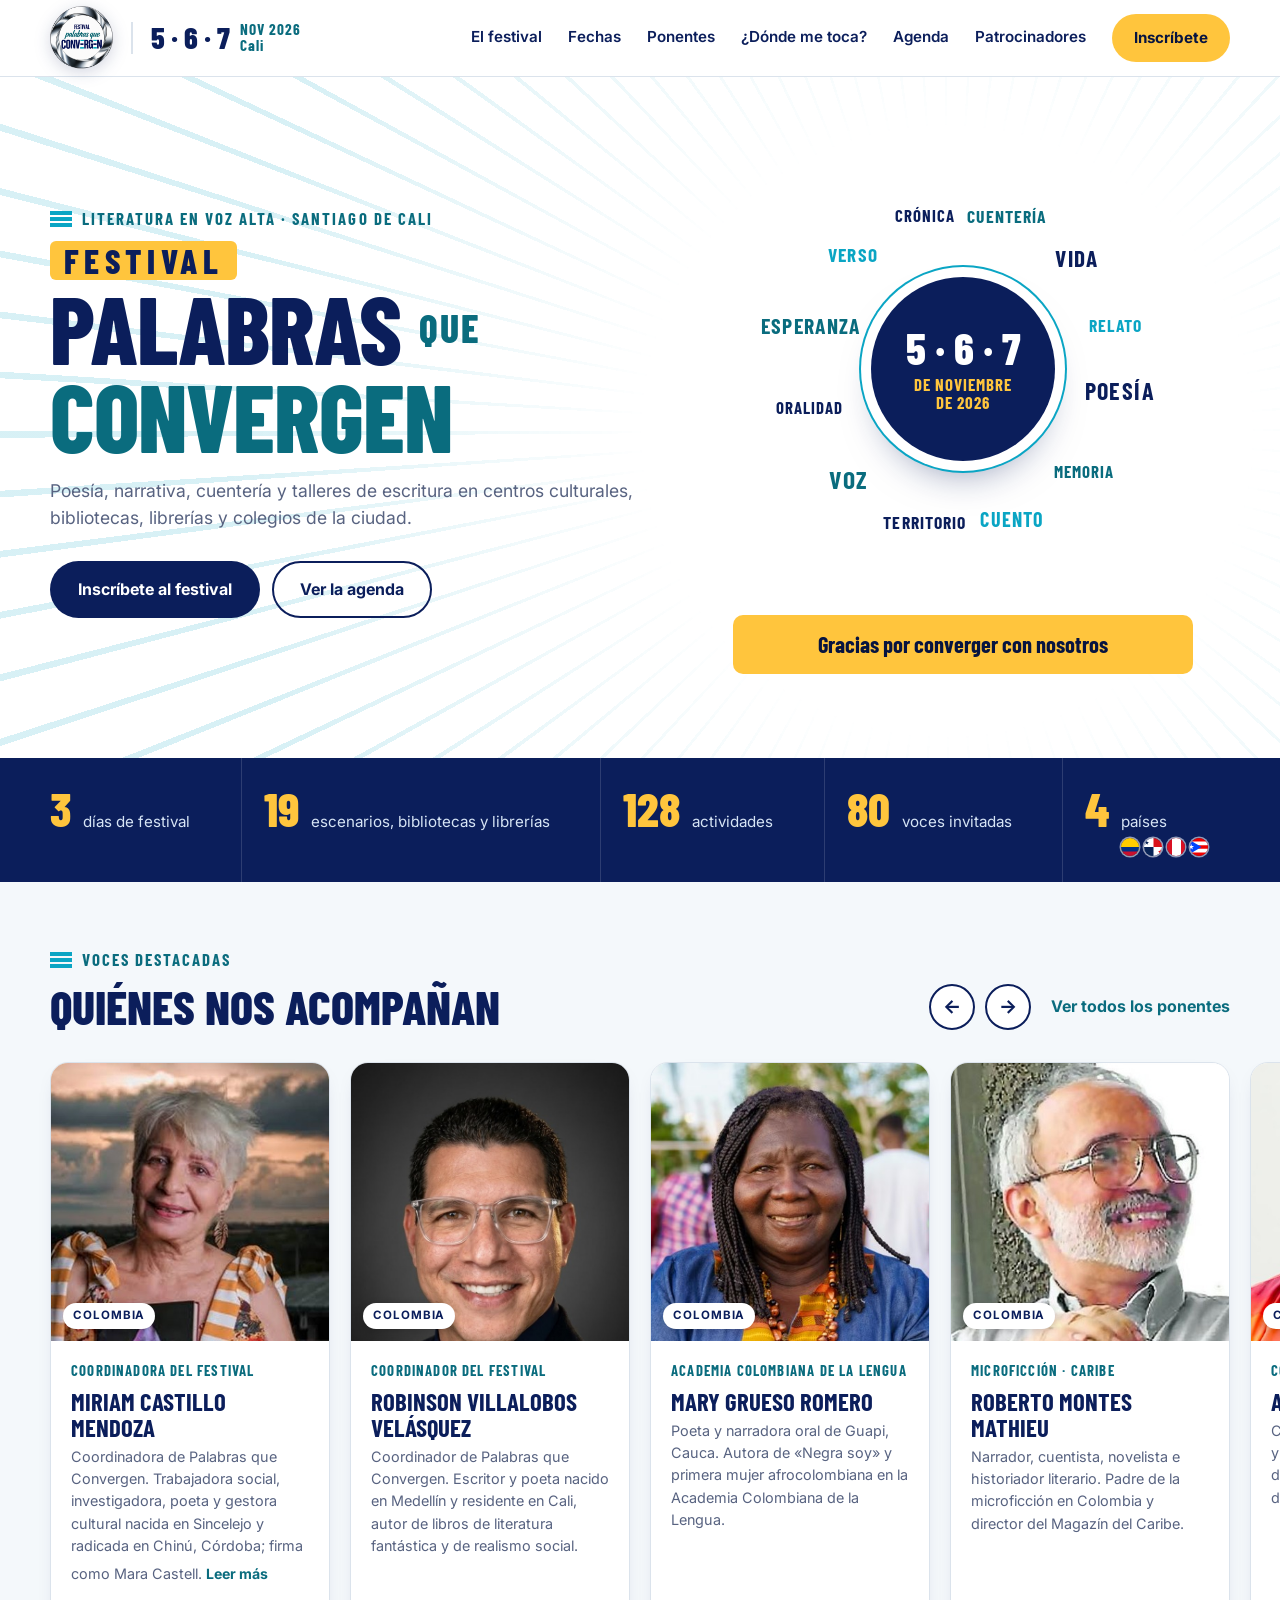
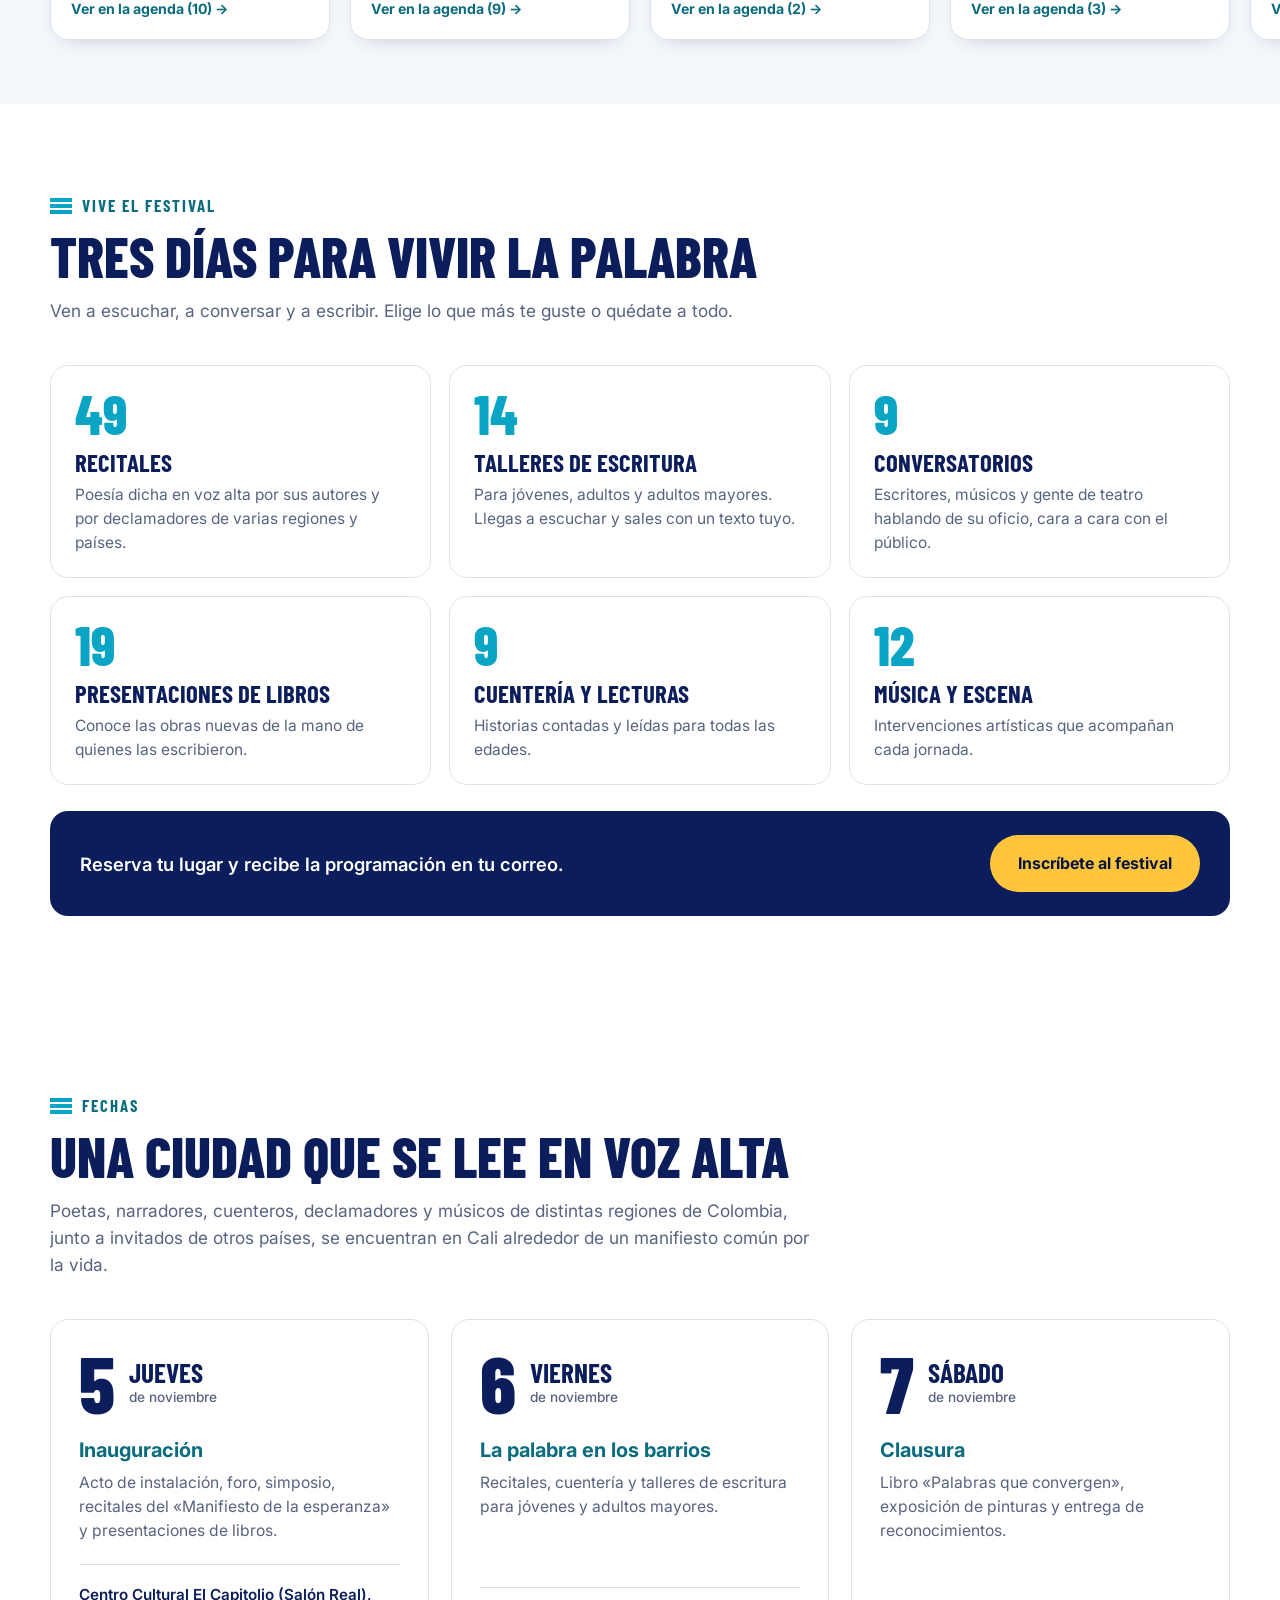
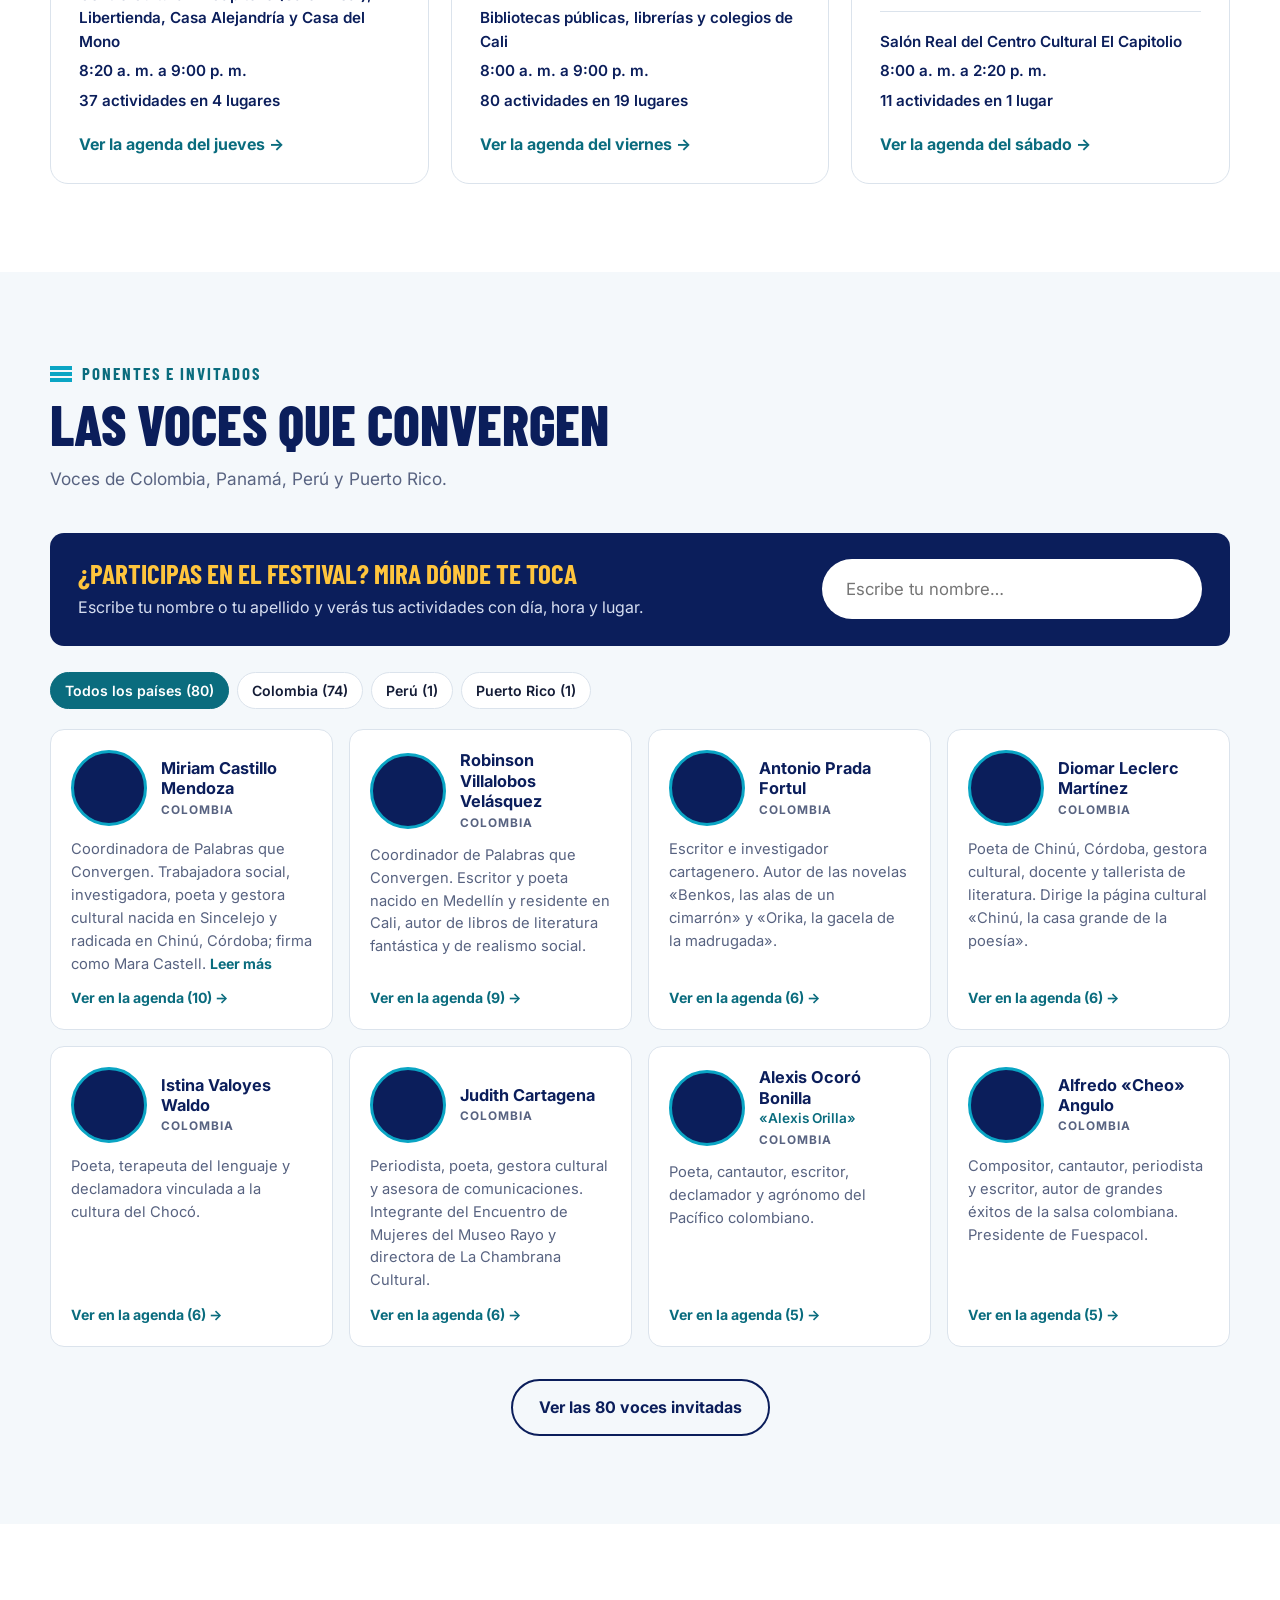
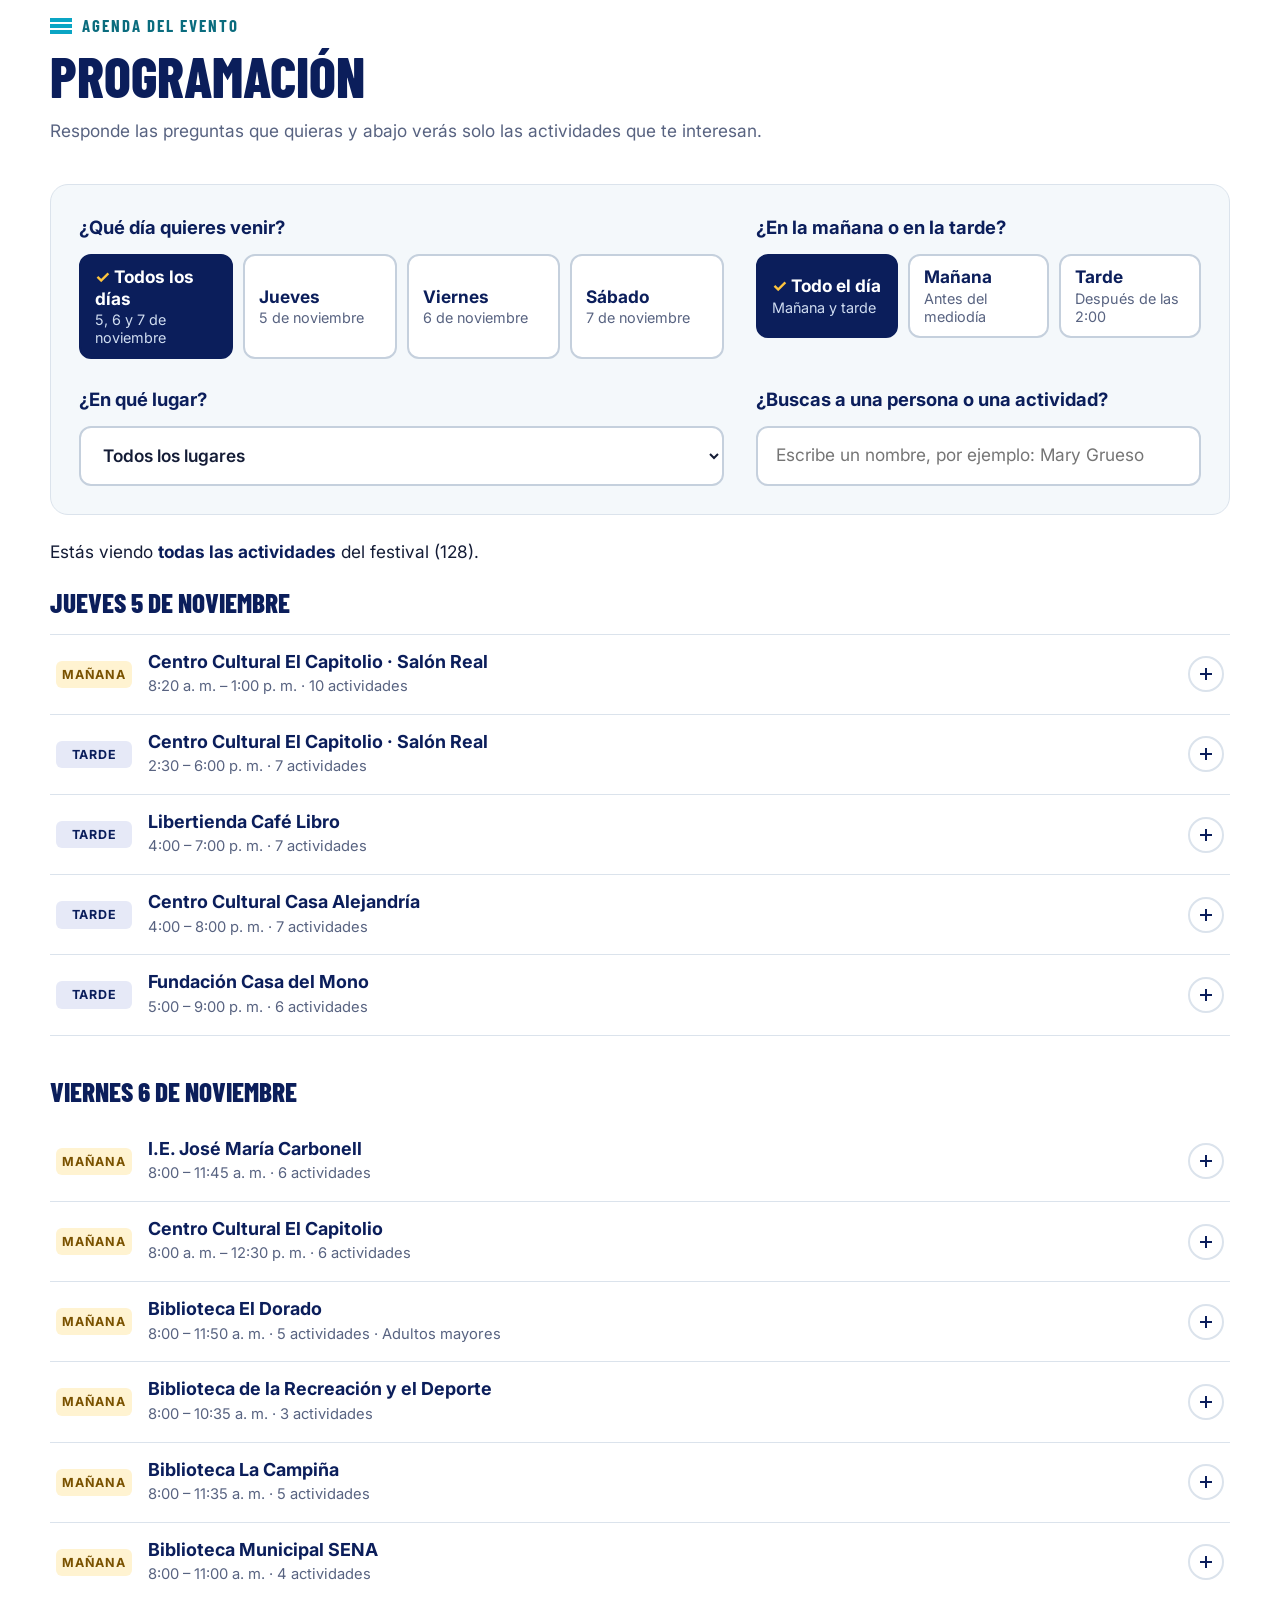
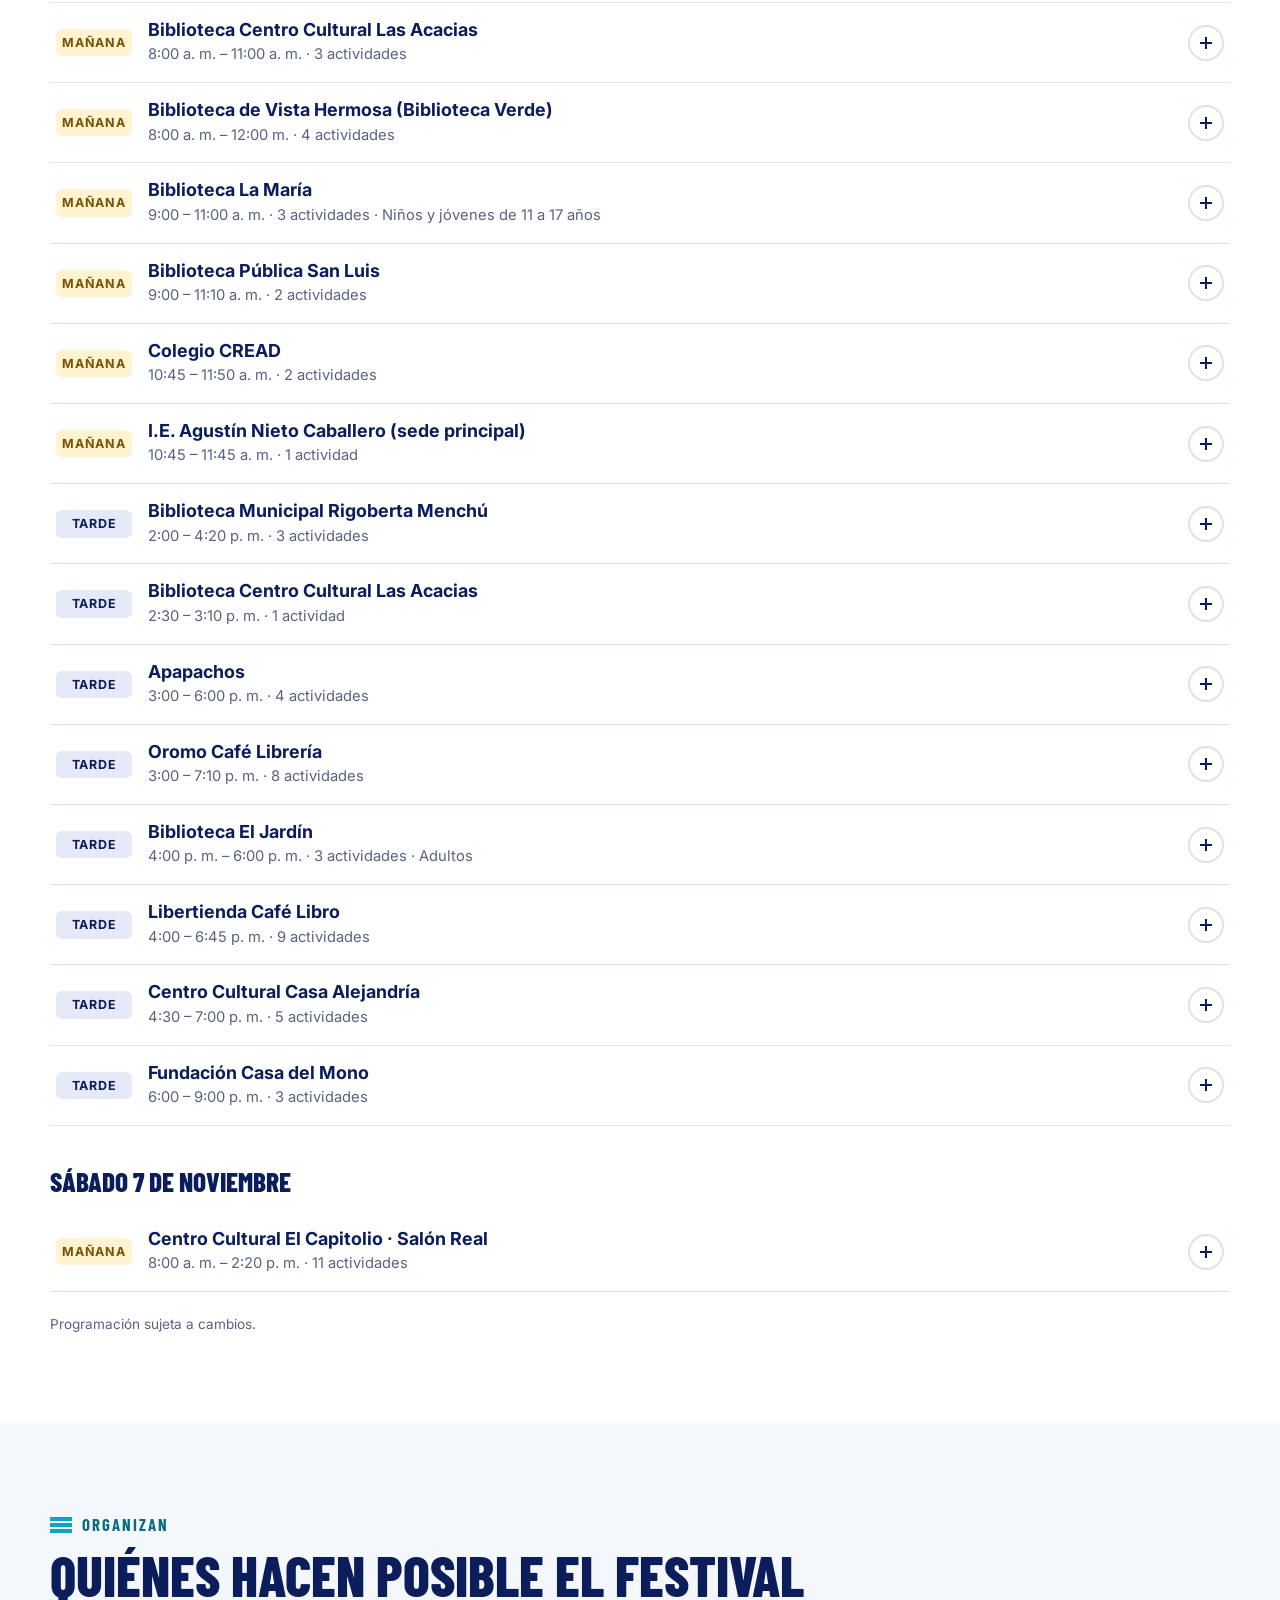
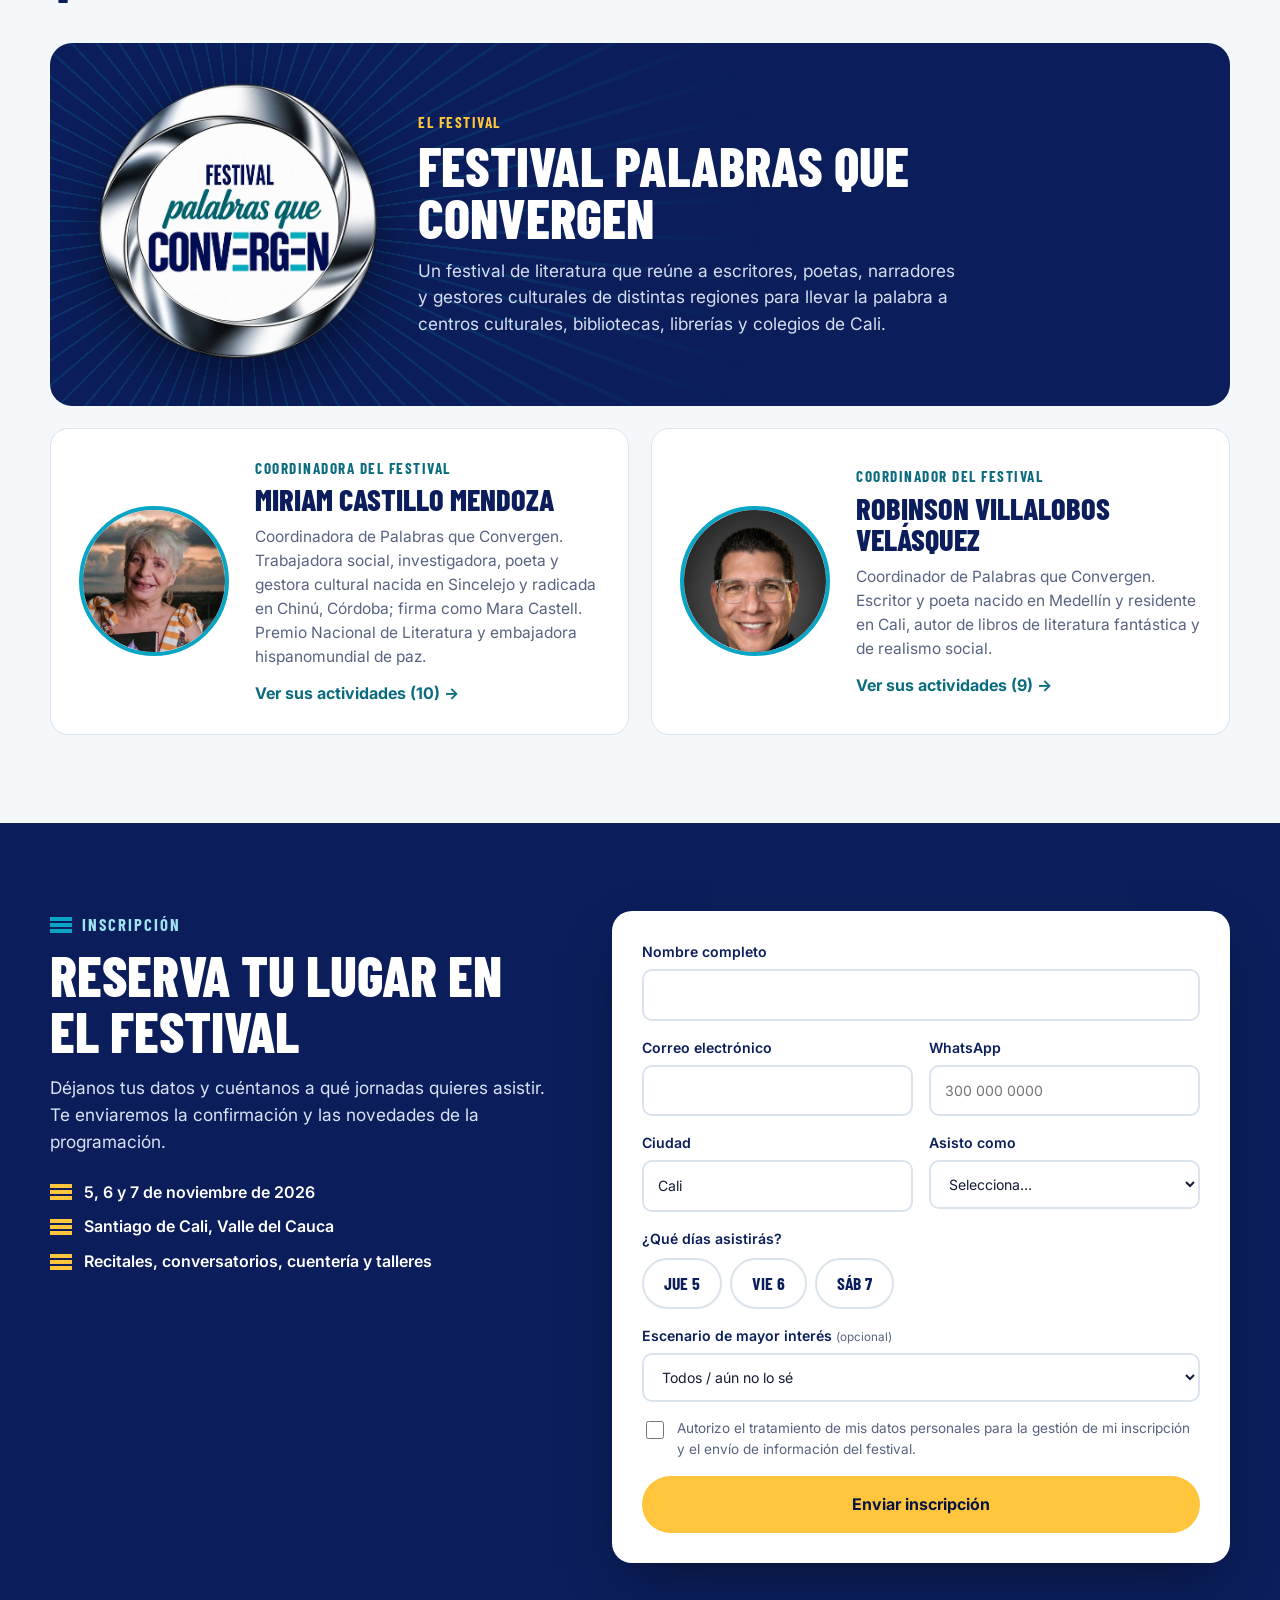
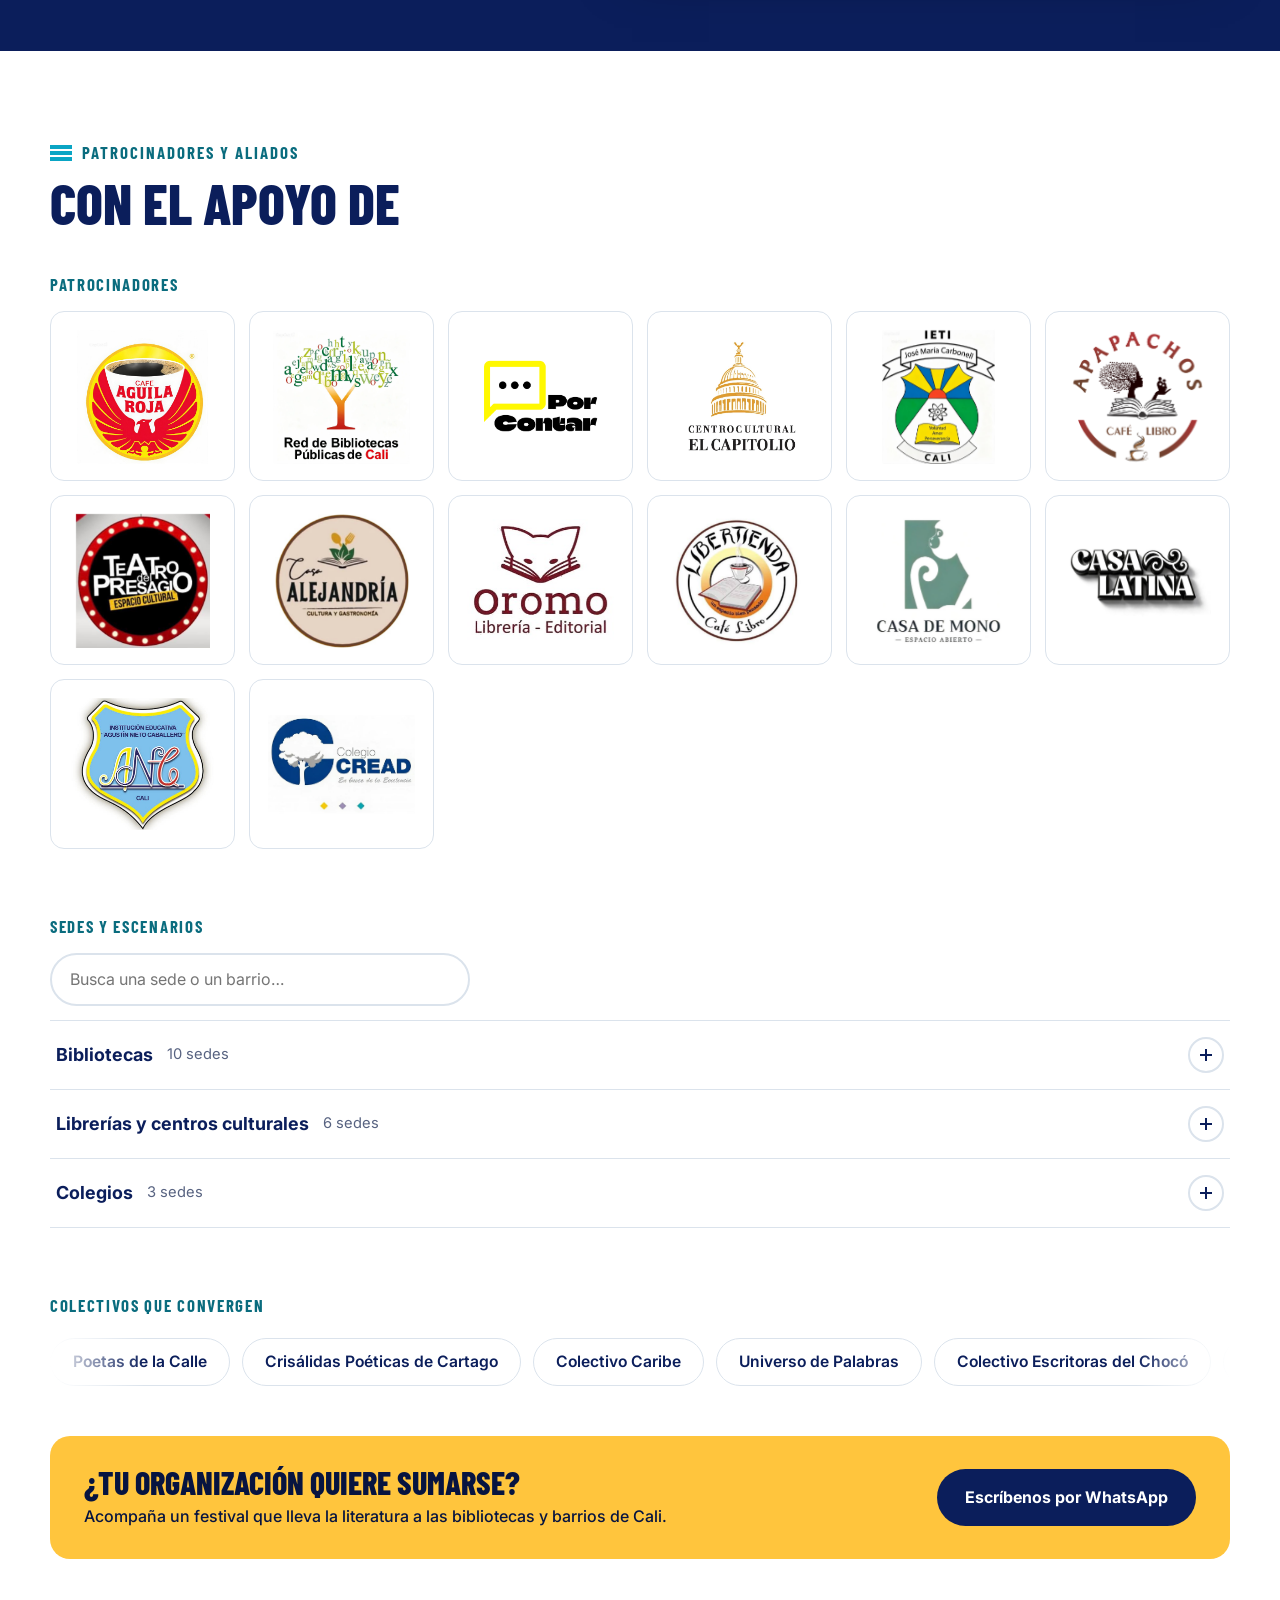
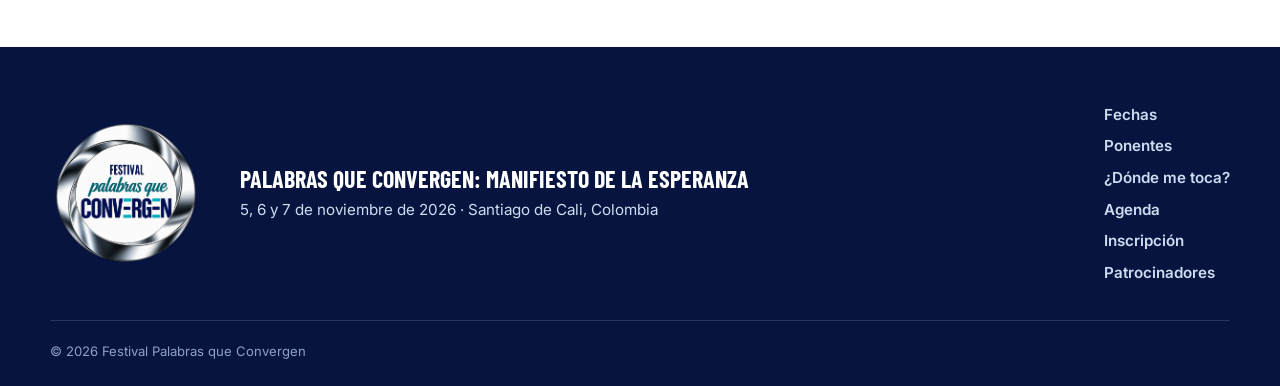
<file: index.html>
<!DOCTYPE html>
<html lang="es">
<head>
  <meta charset="utf-8">
  <meta name="viewport" content="width=device-width, initial-scale=1">
  <title>Festival Palabras que Convergen · 5, 6 y 7 de noviembre de 2026 · Cali</title>
  <meta name="description" content="Palabras que Convergen: Manifiesto de la esperanza. Tres días de poesía, narrativa, cuentería y talleres en centros culturales, bibliotecas, librerías y colegios de Santiago de Cali. 5, 6 y 7 de noviembre de 2026.">
  <meta property="og:title" content="Festival Palabras que Convergen · Cali, 5 al 7 de noviembre de 2026">
  <meta property="og:description" content="Manifiesto de la esperanza. Recitales, conversatorios, cuentería y talleres de escritura en Santiago de Cali.">
  <meta property="og:image" content="https://festival-palabras-que-convergen.netlify.app/assets/og.jpg">
  <meta property="og:url" content="https://festival-palabras-que-convergen.netlify.app/">
  <meta property="og:image:width" content="1200">
  <meta property="og:image:height" content="630">
  <meta name="twitter:card" content="summary_large_image">
  <meta property="og:type" content="website">
  <meta name="theme-color" content="#0B1E5B">
  <link rel="icon" type="image/png" href="assets/favicon.png">
  <link rel="apple-touch-icon" href="assets/favicon.png">
  <link rel="preconnect" href="https://fonts.googleapis.com">
  <link rel="preconnect" href="https://fonts.gstatic.com" crossorigin>
  <link href="https://fonts.googleapis.com/css2?family=Barlow+Condensed:wght@600;700;800&family=Inter:wght@400;500;600;700&display=swap" rel="stylesheet">
  <link rel="stylesheet" href="css/styles.css?v=43">
</head>
<body>
  <a class="skip" href="#contenido">Saltar al contenido</a>

  <header class="header" id="top">
    <div class="wrap header__in">
      <a class="brand" href="#top" aria-label="Festival Palabras que Convergen, inicio">
        <img src="assets/logo-menu.png" alt="Festival Palabras que Convergen" width="238" height="240">
      </a>
      <div class="datechip" aria-label="5, 6 y 7 de noviembre de 2026, Santiago de Cali">
        <strong>5 · 6 · 7</strong>
        <span>NOV 2026<br>Cali</span>
      </div>
      <button class="burger" id="burger" aria-expanded="false" aria-controls="nav" aria-label="Abrir menú"><span></span><span></span><span></span></button>
      <nav class="nav" id="nav" aria-label="Principal">
        <a href="#vive">El festival</a>
        <a href="#fechas">Fechas</a>
        <a href="#ponentes">Ponentes</a>
        <a href="#donde-me-toca">¿Dónde me toca?</a>
        <a href="#agenda">Agenda</a>
        <a href="#aliados">Patrocinadores</a>
        <a class="btn btn--sun btn--sm" href="#inscripcion">Inscríbete</a>
      </nav>
    </div>
  </header>

  <main id="contenido">

    <!-- HERO -->
    <section class="hero">
      <div class="hero__rays" aria-hidden="true"></div>
      <div class="wrap hero__in">
        <div class="hero__text">
          <p class="kicker"><i class="bars" aria-hidden="true"></i>Literatura en voz alta · Santiago de Cali</p>
          <h1><span class="hero__fest">Festival</span> <span class="nb">Palabras <small>que</small></span> <em>convergen</em></h1>
          <p class="hero__lead">Poesía, narrativa, cuentería y talleres de escritura en centros culturales, bibliotecas, librerías y colegios de la ciudad.</p>
          <div class="hero__cta">
            <a class="btn btn--navy" href="#inscripcion">Inscríbete al festival</a>
            <a class="btn btn--ghost" href="#agenda">Ver la agenda</a>
          </div>
        </div>
        <div class="hero__card">
          <div class="conv">
            <span class="conv__w conv__w--navy" style="--a: 8deg; --s: 1.5rem; --d: 0.0s"><i>poesía</i></span>
            <span class="conv__w conv__w--teal" style="--a: 40deg; --s: 1.05rem; --d: -1.0s"><i>memoria</i></span>
            <span class="conv__w conv__w--cyan" style="--a: 72deg; --s: 1.25rem; --d: -2.0s"><i>cuento</i></span>
            <span class="conv__w conv__w--navy" style="--a: 104deg; --s: 1.1rem; --d: -3.0s"><i>territorio</i></span>
            <span class="conv__w conv__w--teal" style="--a: 136deg; --s: 1.6rem; --d: -4.0s"><i>voz</i></span>
            <span class="conv__w conv__w--navy" style="--a: 166deg; --s: 1.05rem; --d: -5.0s"><i>oralidad</i></span>
            <span class="conv__w conv__w--teal" style="--a: 196deg; --s: 1.35rem; --d: -6.0s"><i>esperanza</i></span>
            <span class="conv__w conv__w--cyan" style="--a: 226deg; --s: 1.2rem; --d: -7.0s"><i>verso</i></span>
            <span class="conv__w conv__w--navy" style="--a: 256deg; --s: 1.05rem; --d: -8.0s"><i>crónica</i></span>
            <span class="conv__w conv__w--teal" style="--a: 286deg; --s: 1.1rem; --d: -9.0s"><i>cuentería</i></span>
            <span class="conv__w conv__w--navy" style="--a: 316deg; --s: 1.45rem; --d: -10.0s"><i>vida</i></span>
            <span class="conv__w conv__w--cyan" style="--a: 344deg; --s: 1.1rem; --d: -11.0s"><i>relato</i></span>
            <p class="conv__core"><b>5 · 6 · 7</b><span>de noviembre<br>de 2026</span></p>
          </div>
          <div class="count" id="count" aria-live="off">
            <div><b id="cd-d">--</b><span>días</span></div>
            <div><b id="cd-h">--</b><span>horas</span></div>
            <div><b id="cd-m">--</b><span>min</span></div>
            <div><b id="cd-s">--</b><span>seg</span></div>
          </div>
        </div>
      </div>
      <div class="stats">
        <div class="wrap stats__in">
          <div><b>3</b><span>días de festival</span></div>
          <div><b id="st-esc">12</b><span>escenarios, bibliotecas y librerías</span></div>
          <div><b id="st-act">–</b><span>actividades</span></div>
          <div><b id="st-voc">–</b><span>voces invitadas</span></div>
          <div><b id="st-pais">–</b><span>países<i class="miniflags" id="banderas"></i></span></div>
        </div>
      </div>
    </section>

    <!-- DESTACADOS -->
    <section class="feat" id="destacados" aria-labelledby="feat-t">
      <div class="wrap">
        <div class="feat__head">
          <div>
            <p class="kicker"><i class="bars" aria-hidden="true"></i>Voces destacadas</p>
            <h2 id="feat-t">Quiénes nos acompañan</h2>
          </div>
          <div class="feat__nav">
            <button type="button" id="feat-prev" aria-label="Anteriores">←</button>
            <button type="button" id="feat-next" aria-label="Siguientes">→</button>
            <a class="link" href="#ponentes">Ver todos los ponentes</a>
          </div>
        </div>
      </div>
      <div class="feat__track" id="feat-track" tabindex="0" aria-label="Carrusel de voces destacadas"></div>
    </section>

    <!-- En celular, aquí se ubica el buscador «¿Dónde me toca?» -->
    <div class="mia-movil" id="mia-movil"></div>

    <!-- POR QUÉ VENIR -->
    <section class="sec why" id="vive">
      <div class="wrap">
        <div class="sec__head">
          <p class="kicker"><i class="bars" aria-hidden="true"></i>Vive el festival</p>
          <h2>Tres días para vivir la palabra</h2>
          <p class="sec__sub">Ven a escuchar, a conversar y a escribir. Elige lo que más te guste o quédate a todo.</p>
        </div>
        <div class="why__grid">
          <article class="why__card"><i class="why__ico" aria-hidden="true"><svg viewBox="0 0 24 24" fill="none" stroke="currentColor" stroke-width="1.8" stroke-linecap="round" stroke-linejoin="round"><path d="M12 3a3 3 0 0 0-3 3v6a3 3 0 0 0 6 0V6a3 3 0 0 0-3-3z"/><path d="M5 11a7 7 0 0 0 14 0M12 18v3"/></svg></i><b data-tipos="Recital"></b><h3>Recitales</h3><p>Poesía dicha en voz alta por sus autores y por declamadores de varias regiones y países.</p></article>
          <article class="why__card"><i class="why__ico" aria-hidden="true"><svg viewBox="0 0 24 24" fill="none" stroke="currentColor" stroke-width="1.8" stroke-linecap="round" stroke-linejoin="round"><path d="M4 20h4L19 9l-4-4L4 16v4z"/><path d="M13 7l4 4"/></svg></i><b data-tipos="Taller"></b><h3>Talleres de escritura</h3><p>Para jóvenes, adultos y adultos mayores. Llegas a escuchar y sales con un texto tuyo.</p></article>
          <article class="why__card"><i class="why__ico" aria-hidden="true"><svg viewBox="0 0 24 24" fill="none" stroke="currentColor" stroke-width="1.8" stroke-linecap="round" stroke-linejoin="round"><path d="M4 5h11v8H8l-4 3V5z"/><path d="M15 9h5v8l-3-2h-6v-2"/></svg></i><b data-tipos="Conversatorio"></b><h3>Conversatorios</h3><p>Escritores, músicos y gente de teatro hablando de su oficio, cara a cara con el público.</p></article>
          <article class="why__card"><i class="why__ico" aria-hidden="true"><svg viewBox="0 0 24 24" fill="none" stroke="currentColor" stroke-width="1.8" stroke-linecap="round" stroke-linejoin="round"><path d="M4 5c3-1 6-1 8 1v14c-2-2-5-2-8-1V5z"/><path d="M20 5c-3-1-6-1-8 1v14c2-2 5-2 8-1V5z"/></svg></i><b data-tipos="Libro"></b><h3>Presentaciones de libros</h3><p>Conoce las obras nuevas de la mano de quienes las escribieron.</p></article>
          <article class="why__card"><i class="why__ico" aria-hidden="true"><svg viewBox="0 0 24 24" fill="none" stroke="currentColor" stroke-width="1.8" stroke-linecap="round" stroke-linejoin="round"><path d="M5 5h14v10H9l-4 4V5z"/><path d="M9 9h6M9 12h4"/></svg></i><b data-tipos="Cuentería,Lectura"></b><h3>Cuentería y lecturas</h3><p>Historias contadas y leídas para todas las edades.</p></article>
          <article class="why__card"><i class="why__ico" aria-hidden="true"><svg viewBox="0 0 24 24" fill="none" stroke="currentColor" stroke-width="1.8" stroke-linecap="round" stroke-linejoin="round"><path d="M9 18V5l11-2v13"/><circle cx="6" cy="18" r="3"/><circle cx="17" cy="16" r="3"/></svg></i><b data-tipos="Música,Escena"></b><h3>Música y escena</h3><p>Intervenciones artísticas que acompañan cada jornada.</p></article>
        </div>
        <div class="why__cta">
          <p>Reserva tu lugar y recibe la programación en tu correo.</p>
          <a class="btn btn--sun" href="#inscripcion">Inscríbete al festival</a>
        </div>
      </div>
    </section>

    <!-- FECHAS -->
    <section class="sec" id="fechas">
      <div class="wrap">
        <div class="sec__head">
          <p class="kicker"><i class="bars" aria-hidden="true"></i>Fechas</p>
          <h2>Una ciudad que se lee en voz alta</h2>
          <p class="sec__sub">Poetas, narradores, cuenteros, declamadores y músicos de distintas regiones de Colombia, junto a invitados de otros países, se encuentran en Cali alrededor de un manifiesto común por la vida.</p>
        </div>
        <div class="days">
          <article class="day">
            <div class="day__date"><b>5</b><span>Jueves<small>de noviembre</small></span></div>
            <h3>Inauguración</h3>
            <div class="day__caras" data-caras-dia="5" aria-hidden="true"></div>
            <p class="day__desc">Acto de instalación, foro, simposio, recitales del «Manifiesto de la esperanza» y presentaciones de libros.</p>
            <ul class="day__meta">
              <li>Centro Cultural El Capitolio (Salón Real), Libertienda, Casa Alejandría y Casa del Mono</li>
              <li>8:20 a. m. a 9:00 p. m.</li>
              <li data-stat-dia="5"></li>
            </ul>
            <button class="link" data-ir-dia="5">Ver la agenda del jueves →</button>
          </article>
          <article class="day">
            <div class="day__date"><b>6</b><span>Viernes<small>de noviembre</small></span></div>
            <h3>La palabra en los barrios</h3>
            <div class="day__caras" data-caras-dia="6" aria-hidden="true"></div>
            <p class="day__desc">Recitales, cuentería y talleres de escritura para jóvenes y adultos mayores.</p>
            <ul class="day__meta">
              <li>Bibliotecas públicas, librerías y colegios de Cali</li>
              <li>8:00 a. m. a 9:00 p. m.</li>
              <li data-stat-dia="6"></li>
            </ul>
            <button class="link" data-ir-dia="6">Ver la agenda del viernes →</button>
          </article>
          <article class="day">
            <div class="day__date"><b>7</b><span>Sábado<small>de noviembre</small></span></div>
            <h3>Clausura</h3>
            <div class="day__caras" data-caras-dia="7" aria-hidden="true"></div>
            <p class="day__desc">Libro «Palabras que convergen», exposición de pinturas y entrega de reconocimientos.</p>
            <ul class="day__meta">
              <li>Salón Real del Centro Cultural El Capitolio</li>
              <li>8:00 a. m. a 2:20 p. m.</li>
              <li data-stat-dia="7"></li>
            </ul>
            <button class="link" data-ir-dia="7">Ver la agenda del sábado →</button>
          </article>
        </div>
      </div>
    </section>

    <!-- PONENTES -->
    <section class="sec sec--paper" id="ponentes">
      <div class="wrap">
        <div class="sec__head sec__head--row">
          <div>
            <p class="kicker"><i class="bars" aria-hidden="true"></i>Ponentes e invitados</p>
            <h2>Las voces que convergen</h2>
            <p class="sec__sub" id="txt-paises"></p>
          </div>
        </div>
        <div class="mia" id="donde-me-toca">
          <div class="mia__txt">
            <h3>¿Participas en el festival? Mira dónde te toca</h3>
            <p>Escribe tu nombre o tu apellido y verás tus actividades con día, hora y lugar.</p>
          </div>
          <label class="search mia__search">
            <span class="sr-only">Escribe tu nombre</span>
            <input type="search" id="buscar-ponente" placeholder="Escribe tu nombre…" autocomplete="off">
          </label>
          <div class="mia__res" id="mi-agenda" aria-live="polite"></div>
        </div>
        <div class="chips chips--pais" role="group" aria-label="Filtrar por país" id="chips-pais"></div>
        <div class="people" id="people"></div>
        <div class="center">
          <button class="btn btn--ghost" id="ver-todos" hidden></button>
        </div>
      </div>
    </section>

    <!-- AGENDA -->
    <section class="sec" id="agenda">
      <div class="wrap">
        <div class="sec__head">
          <p class="kicker"><i class="bars" aria-hidden="true"></i>Agenda del evento</p>
          <h2>Programación</h2>
          <p class="sec__sub">Responde las preguntas que quieras y abajo verás solo las actividades que te interesan.</p>
        </div>

        <div class="filters">
          <fieldset class="fq fq--dia">
            <legend>¿Qué día quieres venir?</legend>
            <div class="opts opts--dia" id="tabs-dia"></div>
          </fieldset>
          <fieldset class="fq fq--extra">
            <legend>¿En la mañana o en la tarde?</legend>
            <div class="opts opts--jor" id="tabs-jor"></div>
          </fieldset>
          <div class="fq fq--extra">
            <label for="select-esc">¿En qué lugar?</label>
            <select id="select-esc"></select>
          </div>
          <div class="fq fq--buscar">
            <label for="buscar-agenda">¿Buscas a una persona o una actividad?</label>
            <input type="search" id="buscar-agenda" placeholder="Escribe un nombre, por ejemplo: Mary Grueso" autocomplete="off">
          </div>
        </div>

<p class="results" id="resultados" aria-live="polite"></p>
        <div id="agenda-lista"></div>
        <p class="fineprint">Programación sujeta a cambios.</p>
      </div>
    </section>

    <!-- ORGANIZADORES -->
    <section class="sec sec--paper" id="organizan">
      <div class="wrap">
        <div class="sec__head">
          <p class="kicker"><i class="bars" aria-hidden="true"></i>Organizan</p>
          <h2>Quiénes hacen posible el festival</h2>
        </div>
        <div class="colectivo">
          <div class="colectivo__logo"><img src="assets/logo-grande.webp" alt="Logo del Festival Palabras que Convergen" width="635" height="640" loading="lazy"></div>
          <div class="colectivo__txt">
            <p class="org__rol">El festival</p>
            <h3>Festival Palabras que Convergen</h3>
            <p>Un festival de literatura que reúne a escritores, poetas, narradores y gestores culturales de distintas regiones para llevar la palabra a centros culturales, bibliotecas, librerías y colegios de Cali.</p>
          </div>
        </div>
        <div class="orgs" id="organizadores"></div>
      </div>
    </section>

    <!-- INSCRIPCIÓN -->
    <section class="sec sec--navy" id="inscripcion">
      <div class="wrap signup">
        <div class="signup__text">
          <p class="kicker kicker--light"><i class="bars" aria-hidden="true"></i>Inscripción</p>
          <h2>Reserva tu lugar en el festival</h2>
          <p>Déjanos tus datos y cuéntanos a qué jornadas quieres asistir. Te enviaremos la confirmación y las novedades de la programación.</p>
          <ul class="ticks">
            <li>5, 6 y 7 de noviembre de 2026</li>
            <li>Santiago de Cali, Valle del Cauca</li>
            <li>Recitales, conversatorios, cuentería y talleres</li>
          </ul>
        </div>

        <form class="form" id="form" novalidate>
          <div class="form__row">
            <label>Nombre completo
              <input type="text" name="nombre" autocomplete="name" required>
            </label>
          </div>
          <div class="form__row form__row--2">
            <label>Correo electrónico
              <input type="email" name="correo" autocomplete="email" required>
            </label>
            <label>WhatsApp
              <input type="tel" name="whatsapp" autocomplete="tel" inputmode="tel" placeholder="300 000 0000" required>
            </label>
          </div>
          <div class="form__row form__row--2">
            <label>Ciudad
              <input type="text" name="ciudad" autocomplete="address-level2" value="Cali">
            </label>
            <label>Asisto como
              <select name="perfil" required>
                <option value="">Selecciona…</option>
                <option>Público general</option>
                <option>Estudiante</option>
                <option>Docente</option>
                <option>Escritor(a) o poeta</option>
                <option>Gestor(a) cultural</option>
                <option>Prensa</option>
              </select>
            </label>
          </div>
          <fieldset class="form__days">
            <legend>¿Qué días asistirás?</legend>
            <label class="pill"><input type="checkbox" name="dias" value="Jueves 5"><span>Jue 5</span></label>
            <label class="pill"><input type="checkbox" name="dias" value="Viernes 6"><span>Vie 6</span></label>
            <label class="pill"><input type="checkbox" name="dias" value="Sábado 7"><span>Sáb 7</span></label>
          </fieldset>
          <div class="form__row">
            <label>Escenario de mayor interés <small>(opcional)</small>
              <select name="escenario" id="form-esc"><option value="">Todos / aún no lo sé</option></select>
            </label>
          </div>
          <label class="check">
            <input type="checkbox" name="acepto" required>
            <span>Autorizo el tratamiento de mis datos personales para la gestión de mi inscripción y el envío de información del festival.</span>
          </label>
          <p class="form__error" id="form-error" role="alert" hidden></p>
          <button class="btn btn--sun btn--block" type="submit" id="form-btn">Enviar inscripción</button>
        </form>

        <div class="form form--ok" id="form-ok" hidden tabindex="-1">
          <div class="okmark" aria-hidden="true">✓</div>
          <h3>¡Gracias, <span id="ok-nombre"></span>!</h3>
          <p id="ok-msg">Recibimos tu inscripción. Te escribiremos al correo que registraste.</p>
          <a class="btn btn--ghost-light" href="#agenda">Ver la agenda</a>
        </div>
      </div>
    </section>

    <!-- ALIADOS -->
    <section class="sec" id="aliados">
      <div class="wrap">
        <div class="sec__head">
          <p class="kicker"><i class="bars" aria-hidden="true"></i>Patrocinadores y aliados</p>
          <h2>Con el apoyo de</h2>
        </div>

        <div class="sponsors">
          <div class="sponsors__row">
            <h3>Patrocinadores</h3>
            <div class="logos">
              <div class="logo-card"><img src="assets/patrocinadores/cafe-aguila-roja.jpg" alt="Café Águila Roja" loading="lazy"></div>
              <div class="logo-card"><img src="assets/patrocinadores/red-bibliotecas-cali.jpg" alt="Red de Bibliotecas Públicas de Cali" loading="lazy"></div>
              <div class="logo-card"><img src="assets/patrocinadores/por-contar.png" alt="Por Contar" loading="lazy"></div>
              <div class="logo-card"><img src="assets/patrocinadores/centro-cultural-el-capitolio.webp" alt="Centro Cultural El Capitolio" loading="lazy"></div>
              <div class="logo-card"><img src="assets/patrocinadores/ieti-jose-maria-carbonell.jpg" alt="IETI José María Carbonell" loading="lazy"></div>
              <div class="logo-card"><img src="assets/patrocinadores/apapachos-cafe-libro.png" alt="Apapachos Café Libro" loading="lazy"></div>
              <div class="logo-card"><img src="assets/patrocinadores/teatro-el-presagio.jpg" alt="Teatro El Presagio" loading="lazy"></div>
              <div class="logo-card"><img src="assets/patrocinadores/casa-alejandria.jpg" alt="Casa Alejandría" loading="lazy"></div>
              <div class="logo-card"><img src="assets/patrocinadores/oromo-libreria.jpg" alt="Oromo Librería Editorial" loading="lazy"></div>
              <div class="logo-card"><img src="assets/patrocinadores/libertienda-cafe-libro.jpg" alt="Libertienda Café Libro" loading="lazy"></div>
              <div class="logo-card"><img src="assets/patrocinadores/casa-de-mono.jpg" alt="Casa de Mono" loading="lazy"></div>
              <div class="logo-card"><img src="assets/patrocinadores/casa-latina.jpg" alt="Casa Latina" loading="lazy"></div>
              <div class="logo-card"><img src="assets/patrocinadores/ie-agustin-nieto-caballero.jpg" alt="Institución Educativa Agustín Nieto Caballero" loading="lazy"></div>
              <div class="logo-card"><img src="assets/patrocinadores/colegio-cread.jpg" alt="Colegio CREAD" loading="lazy"></div>
            </div>
          </div>
          <div class="sponsors__row">
            <h3>Sedes y escenarios</h3>
            <label class="search search--sede"><span class="sr-only">Buscar una sede</span><input type="search" id="buscar-sede" placeholder="Busca una sede o un barrio…" autocomplete="off"></label>
            <div id="lista-sedes"></div>
          </div>
          <div class="sponsors__row">
            <h3>Colectivos que convergen</h3>
            <div class="marq"><ul class="marq__track" id="lista-colectivos"></ul></div>
          </div>
        </div>

        <div class="cta-band">
          <div>
            <h3>¿Tu organización quiere sumarse?</h3>
            <p>Acompaña un festival que lleva la literatura a las bibliotecas y barrios de Cali.</p>
          </div>
          <a class="btn btn--navy" id="btn-patrocinio" href="https://wa.me/573177220302" target="_blank" rel="noopener">Escríbenos por WhatsApp</a>
        </div>
      </div>
    </section>
  </main>

  <footer class="footer">
    <div class="wrap footer__in">
      <div class="footer__logo"><img src="assets/logo.png" alt="Festival Palabras que Convergen" width="1254" height="1254" loading="lazy"></div>
      <div>
        <p class="footer__title">Palabras que Convergen: Manifiesto de la esperanza</p>
        <p>5, 6 y 7 de noviembre de 2026 · Santiago de Cali, Colombia</p>
      </div>
      <nav class="footer__nav" aria-label="Pie de página">
        <a href="#fechas">Fechas</a>
        <a href="#ponentes">Ponentes</a>
        <a href="#donde-me-toca">¿Dónde me toca?</a>
        <a href="#agenda">Agenda</a>
        <a href="#inscripcion">Inscripción</a>
        <a href="#aliados">Patrocinadores</a>
      </nav>
    </div>
    <div class="wrap footer__copy">© 2026 Festival Palabras que Convergen</div>
  </footer>

  <a class="fab btn btn--sun" href="#inscripcion">Inscríbete</a>

  <script src="js/data.js?v=56"></script>
  <script src="js/donde.js?v=6"></script>
  <script src="js/main.js?v=37"></script>
</body>
</html>
</file>
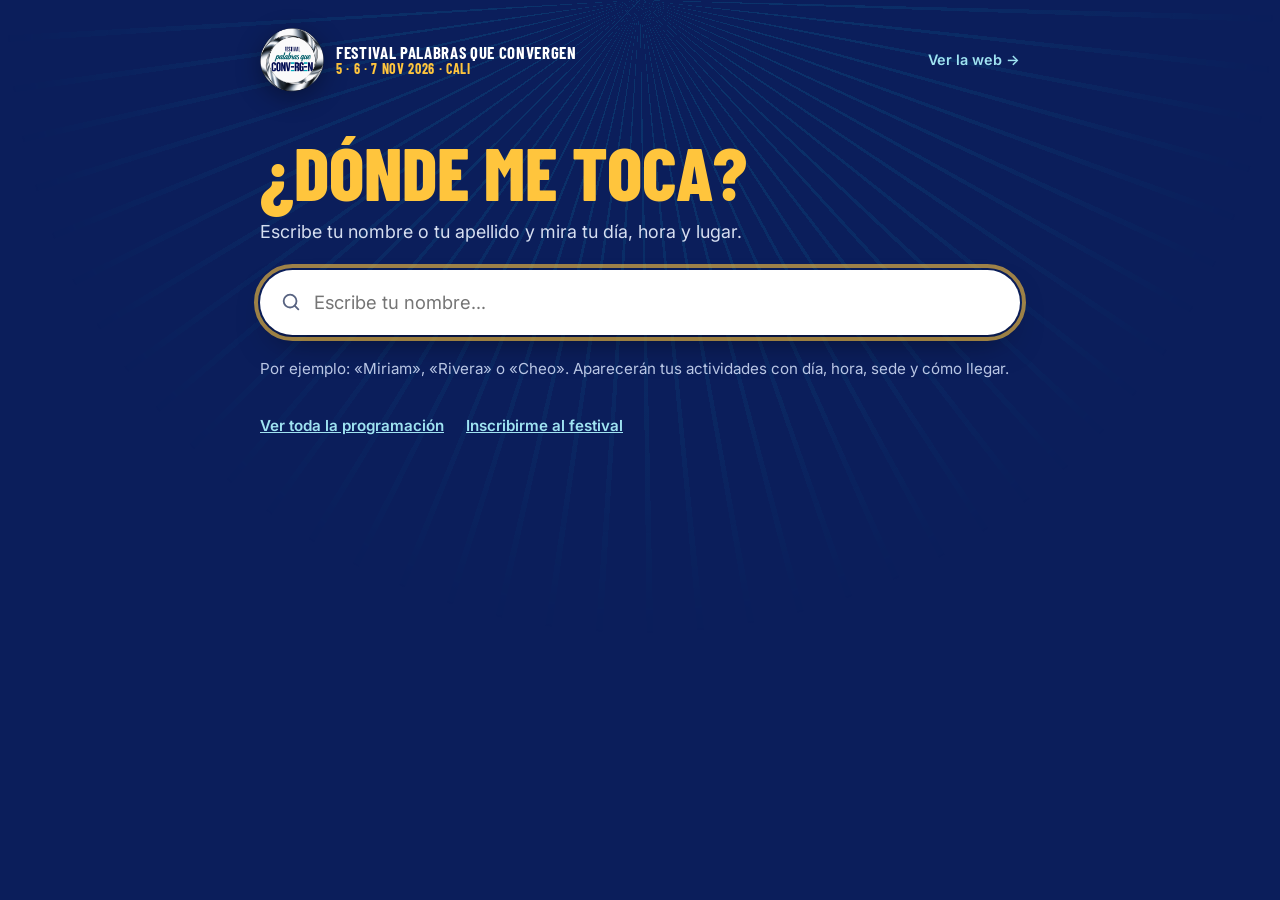
<file: donde-me-toca/index.html>
<!DOCTYPE html>
<html lang="es">
<head>
  <meta charset="utf-8">
  <meta name="viewport" content="width=device-width, initial-scale=1">
  <base href="/">
  <title>¿Dónde me toca? · Festival Palabras que Convergen</title>
  <meta name="title" content="¿Dónde me toca? · Festival Palabras que Convergen">
  <meta name="description" content="Escribe tu nombre y mira tu día, tu hora y tu sede en el Festival Palabras que Convergen. Cali, 5, 6 y 7 de noviembre de 2026.">
  <meta property="og:site_name" content="Festival Palabras que Convergen">
  <meta property="og:locale" content="es_CO">
  <meta property="og:type" content="website">
  <meta property="og:url" content="https://festival-palabras-que-convergen.netlify.app/donde-me-toca/">
  <meta property="og:title" content="¿Dónde me toca? · Festival Palabras que Convergen">
  <meta property="og:description" content="Escribe tu nombre y mira tu día, tu hora, tu sede y cómo llegar. Cali, 5, 6 y 7 de noviembre de 2026.">
  <meta property="og:image" content="https://festival-palabras-que-convergen.netlify.app/assets/og-donde-me-toca.jpg?v=1">
  <meta property="og:image:type" content="image/jpeg">
  <meta property="og:image:width" content="1200">
  <meta property="og:image:height" content="1200">
  <meta property="og:image:alt" content="¿Dónde me toca? Festival Palabras que Convergen">
  <meta name="twitter:card" content="summary">
  <meta name="twitter:title" content="¿Dónde me toca? · Festival Palabras que Convergen">
  <meta name="twitter:description" content="Escribe tu nombre y mira tu día, tu hora, tu sede y cómo llegar. Cali, 5, 6 y 7 de noviembre de 2026.">
  <meta name="twitter:image" content="https://festival-palabras-que-convergen.netlify.app/assets/og-donde-me-toca.jpg?v=1">
  <meta name="theme-color" content="#0B1E5B">
  <link rel="icon" type="image/png" href="assets/favicon.png">
  <link rel="apple-touch-icon" href="assets/favicon.png">
  <link rel="preconnect" href="https://fonts.googleapis.com">
  <link rel="preconnect" href="https://fonts.gstatic.com" crossorigin>
  <link href="https://fonts.googleapis.com/css2?family=Barlow+Condensed:wght@600;700;800&family=Inter:wght@400;500;600;700&display=swap" rel="stylesheet">
  <link rel="stylesheet" href="css/styles.css?v=43">
  <style>
    /* Página propia del buscador: fondo azul con rayos, todo centrado en una columna. */
    body { background: var(--navy); color: #fff; min-height: 100vh; }
    .dmt { position: relative; overflow: hidden; min-height: 100vh; }
    .dmt::before { content: ""; position: absolute; inset: 0; background: repeating-conic-gradient(from 0deg at 50% 0, transparent 0 4deg, rgba(10, 165, 196, .16) 4deg 4.6deg); -webkit-mask-image: radial-gradient(circle at 50% 0, #000 0 120px, transparent 640px); mask-image: radial-gradient(circle at 50% 0, #000 0 120px, transparent 640px); pointer-events: none; }
    .dmt__in { position: relative; width: min(760px, calc(100% - 32px)); margin: 0 auto; padding: 28px 0 56px; }
    .dmt__top { display: flex; align-items: center; justify-content: space-between; gap: 14px; }
    .dmt__top a { display: flex; align-items: center; gap: 12px; color: #fff; text-decoration: none; }
    .dmt__top img { width: 64px; height: auto; filter: drop-shadow(0 6px 12px rgba(0, 0, 0, .35)); }
    .dmt__top span { font-family: var(--display); font-weight: 700; font-size: 1.05rem; line-height: 1.05; text-transform: uppercase; letter-spacing: .04em; }
    .dmt__top small { display: block; color: var(--sun); }
    .dmt__volver { flex: none; font-size: .9rem; font-weight: 600; color: #9fe3f1 !important; }
    .dmt h1 { margin-top: 44px; font-family: var(--display); font-weight: 800; font-size: clamp(2.8rem, 11vw, 4.6rem); line-height: .95; text-transform: uppercase; color: var(--sun); }
    .dmt__sub { margin-top: 12px; font-size: 1.12rem; color: #d6def0; }
    .dmt__buscar { display: block; margin-top: 24px; }
    .dmt__buscar input { width: 100%; padding: 18px 22px 18px 54px; font-size: 1.15rem; border: 0; border-radius: 999px; color: var(--ink); background: #fff url("data:image/svg+xml,%3Csvg xmlns='http://www.w3.org/2000/svg' viewBox='0 0 24 24' fill='none' stroke='%23586381' stroke-width='2' stroke-linecap='round'%3E%3Ccircle cx='11' cy='11' r='7'/%3E%3Cpath d='M20 20l-4-4'/%3E%3C/svg%3E") no-repeat 20px center / 22px; box-shadow: 0 16px 36px -16px rgba(0, 0, 0, .6); }
    .dmt__buscar input:focus { outline: 4px solid rgba(255, 197, 61, .6); }
    .dmt__res { display: grid; gap: 14px; margin-top: 22px; }
    .dmt__ayuda { color: #b9c6e4; font-size: .95rem; }
    .dmt__pie { margin-top: 34px; display: flex; flex-wrap: wrap; gap: 10px 22px; font-size: .95rem; }
    .dmt__pie a { color: #9fe3f1; font-weight: 600; }
    .dmt .mia__p { box-shadow: 0 16px 36px -18px rgba(0, 0, 0, .6); }
    @media (max-width: 760px) {
      .dmt__in { padding-top: 18px; }
      .dmt__top img { width: 54px; }
      .dmt h1 { margin-top: 32px; }
    }
  </style>
</head>
<body>
  <main class="dmt">
    <div class="dmt__in">
      <div class="dmt__top">
        <a href="/" aria-label="Ir a la web del festival">
          <img src="assets/logo-menu.png" alt="" width="238" height="240">
          <span>Festival Palabras que Convergen<small>5 · 6 · 7 nov 2026 · Cali</small></span>
        </a>
        <a class="dmt__volver" href="/">Ver la web →</a>
      </div>

      <h1>¿Dónde me toca?</h1>
      <p class="dmt__sub">Escribe tu nombre o tu apellido y mira tu día, hora y lugar.</p>
      <label class="dmt__buscar">
        <span class="sr-only">Escribe tu nombre</span>
        <input type="search" id="buscar" placeholder="Escribe tu nombre…" autocomplete="off" autofocus>
      </label>

      <div class="dmt__res" id="resultado" aria-live="polite"></div>

      <p class="dmt__pie">
        <a href="/#agenda">Ver toda la programación</a>
        <a href="/#inscripcion">Inscribirme al festival</a>
      </p>
    </div>
  </main>

  <script src="js/data.js?v=56"></script>
  <script src="js/donde.js?v=6"></script>
</body>
</html>
</file>
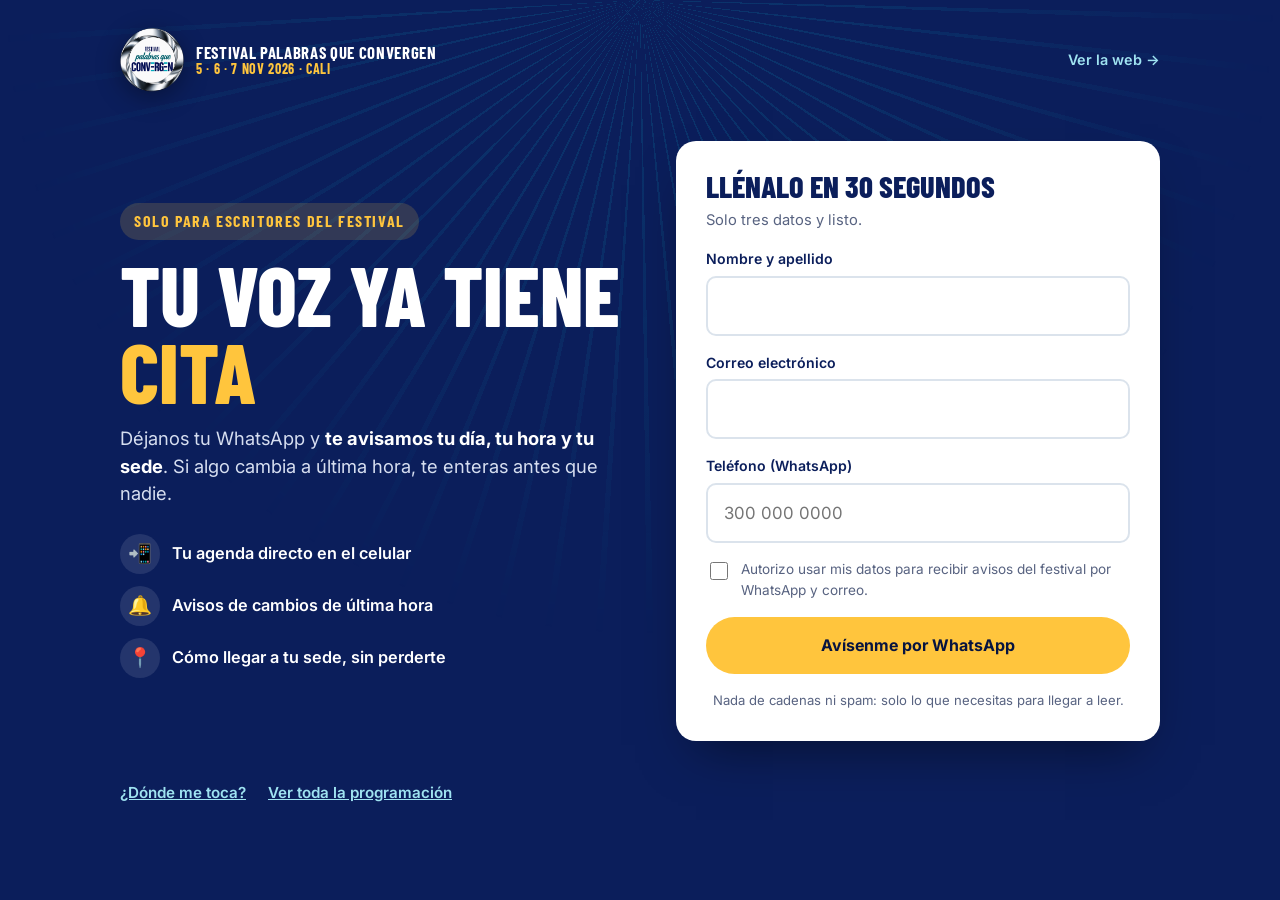
<file: escritores/index.html>
<!DOCTYPE html>
<html lang="es">
<head>
  <meta charset="utf-8">
  <meta name="viewport" content="width=device-width, initial-scale=1">
  <base href="/">
  <title>Formulario de aviso para escritores · Festival Palabras que Convergen</title>
  <meta name="title" content="Formulario de aviso para escritores · Festival Palabras que Convergen">
  <meta name="description" content="¿Lees en el Festival Palabras que Convergen? Déjanos tu WhatsApp y te avisamos tu día, tu hora y tu sede. Cali, 5, 6 y 7 de noviembre de 2026.">
  <meta property="og:site_name" content="Festival Palabras que Convergen">
  <meta property="og:locale" content="es_CO">
  <meta property="og:type" content="website">
  <meta property="og:url" content="https://festival-palabras-que-convergen.netlify.app/escritores/">
  <meta property="og:title" content="Formulario de aviso · Festival Palabras que Convergen">
  <meta property="og:description" content="Escritor, escritora: déjanos tu WhatsApp y te avisamos tu día, tu hora y tu sede. Llénalo en 30 segundos.">
  <meta property="og:image" content="https://festival-palabras-que-convergen.netlify.app/assets/og-escritores.jpg?v=1">
  <meta property="og:image:type" content="image/jpeg">
  <meta property="og:image:width" content="1200">
  <meta property="og:image:height" content="1200">
  <meta property="og:image:alt" content="Formulario de aviso del Festival Palabras que Convergen">
  <meta name="twitter:card" content="summary">
  <meta name="twitter:title" content="Formulario de aviso · Festival Palabras que Convergen">
  <meta name="twitter:description" content="Escritor, escritora: déjanos tu WhatsApp y te avisamos tu día, tu hora y tu sede. Llénalo en 30 segundos.">
  <meta name="twitter:image" content="https://festival-palabras-que-convergen.netlify.app/assets/og-escritores.jpg?v=1">
  <meta name="robots" content="noindex">
  <meta name="theme-color" content="#0B1E5B">
  <link rel="icon" type="image/png" href="assets/favicon.png">
  <link rel="apple-touch-icon" href="assets/favicon.png">
  <link rel="preconnect" href="https://fonts.googleapis.com">
  <link rel="preconnect" href="https://fonts.gstatic.com" crossorigin>
  <link href="https://fonts.googleapis.com/css2?family=Barlow+Condensed:wght@600;700;800&family=Inter:wght@400;500;600;700&display=swap" rel="stylesheet">
  <link rel="stylesheet" href="css/styles.css?v=43">
  <style>
    /* Landing solo para escritores: mismo fondo azul con rayos de /donde-me-toca. */
    body { background: var(--navy); color: #fff; min-height: 100vh; }
    .esc { position: relative; overflow: hidden; min-height: 100vh; }
    .esc::before { content: ""; position: absolute; inset: 0; background: repeating-conic-gradient(from 0deg at 50% 0, transparent 0 4deg, rgba(10, 165, 196, .16) 4deg 4.6deg); -webkit-mask-image: radial-gradient(circle at 50% 0, #000 0 120px, transparent 640px); mask-image: radial-gradient(circle at 50% 0, #000 0 120px, transparent 640px); pointer-events: none; }
    .esc__in { position: relative; width: min(1040px, calc(100% - 32px)); margin: 0 auto; padding: 28px 0 56px; }
    .esc__top { display: flex; align-items: center; justify-content: space-between; gap: 14px; }
    .esc__top a { display: flex; align-items: center; gap: 12px; color: #fff; text-decoration: none; }
    .esc__top img { width: 64px; height: auto; filter: drop-shadow(0 6px 12px rgba(0, 0, 0, .35)); }
    .esc__top span { font-family: var(--display); font-weight: 700; font-size: 1.05rem; line-height: 1.05; text-transform: uppercase; letter-spacing: .04em; }
    .esc__top small { display: block; color: var(--sun); }
    .esc__volver { flex: none; font-size: .9rem; font-weight: 600; color: #9fe3f1 !important; }
    .esc__grid { display: grid; grid-template-columns: 1.05fr 1fr; gap: 48px; align-items: center; margin-top: 48px; }
    .esc__kicker { display: inline-block; padding: 6px 14px; border-radius: 999px; background: rgba(255, 197, 61, .16); color: var(--sun); font-family: var(--display); font-weight: 700; font-size: 1rem; letter-spacing: .1em; text-transform: uppercase; }
    .esc h1 { margin-top: 16px; font-family: var(--display); font-weight: 800; font-size: clamp(3rem, 8vw, 5.2rem); line-height: .92; text-transform: uppercase; color: #fff; }
    .esc h1 em { font-style: normal; color: var(--sun); }
    .esc__sub { margin-top: 16px; font-size: 1.15rem; line-height: 1.5; color: #d6def0; max-width: 34em; }
    .esc__sub b { color: #fff; }
    .esc__pros { list-style: none; margin: 26px 0 0; padding: 0; display: grid; gap: 12px; }
    .esc__pros li { display: flex; align-items: center; gap: 12px; font-size: 1.02rem; font-weight: 600; }
    .esc__pros i { flex: none; width: 40px; height: 40px; display: grid; place-items: center; border-radius: 50%; background: rgba(255, 255, 255, .1); font-style: normal; font-size: 1.2rem; }
    .esc .form h2 { font-family: var(--display); font-weight: 800; font-size: 1.9rem; line-height: 1; text-transform: uppercase; color: var(--navy); }
    .esc .form h2 + p { margin-top: -8px; font-size: .92rem; color: var(--muted); }
    .esc .form input[type="text"], .esc .form input[type="email"], .esc .form input[type="tel"] { font-size: 1.05rem; padding: 15px 16px; }
    .esc__nota { font-size: .82rem; color: var(--muted); text-align: center; }
    .esc__pie { margin-top: 40px; display: flex; flex-wrap: wrap; gap: 10px 22px; font-size: .95rem; }
    .esc__pie a { color: #9fe3f1; font-weight: 600; }
    @media (max-width: 760px) {
      .esc__in { padding-top: 18px; }
      .esc__top img { width: 54px; }
      .esc__grid { grid-template-columns: 1fr; gap: 28px; margin-top: 32px; }
      .esc__sub { font-size: 1.05rem; }
      .esc__pros { margin-top: 20px; gap: 10px; }
      .esc__pros li { font-size: .96rem; }
      .esc .form { padding: 24px 20px; }
    }
  </style>
</head>
<body>
  <main class="esc">
    <div class="esc__in">
      <div class="esc__top">
        <a href="/" aria-label="Ir a la web del festival">
          <img src="assets/logo-menu.png" alt="" width="238" height="240">
          <span>Festival Palabras que Convergen<small>5 · 6 · 7 nov 2026 · Cali</small></span>
        </a>
        <a class="esc__volver" href="/">Ver la web →</a>
      </div>

      <div class="esc__grid">
        <div>
          <span class="esc__kicker">Solo para escritores del festival</span>
          <h1>Tu voz ya tiene <em>cita</em></h1>
          <p class="esc__sub">Déjanos tu WhatsApp y <b>te avisamos tu día, tu hora y tu sede</b>. Si algo cambia a última hora, te enteras antes que nadie.</p>
          <ul class="esc__pros">
            <li><i aria-hidden="true">📲</i>Tu agenda directo en el celular</li>
            <li><i aria-hidden="true">🔔</i>Avisos de cambios de última hora</li>
            <li><i aria-hidden="true">📍</i>Cómo llegar a tu sede, sin perderte</li>
          </ul>
        </div>

        <div>
          <form class="form" id="form" novalidate>
            <h2>Llénalo en 30 segundos</h2>
            <p>Solo tres datos y listo.</p>
            <label>Nombre y apellido
              <input type="text" name="nombre" autocomplete="name" required>
            </label>
            <label>Correo electrónico
              <input type="email" name="correo" autocomplete="email" inputmode="email" required>
            </label>
            <label>Teléfono (WhatsApp)
              <input type="tel" name="whatsapp" autocomplete="tel" inputmode="tel" placeholder="300 000 0000" required>
            </label>
            <label class="check">
              <input type="checkbox" name="acepto" required>
              <span>Autorizo usar mis datos para recibir avisos del festival por WhatsApp y correo.</span>
            </label>
            <p class="form__error" id="form-error" role="alert" hidden></p>
            <button class="btn btn--sun btn--block" type="submit" id="form-btn">Avísenme por WhatsApp</button>
            <p class="esc__nota">Nada de cadenas ni spam: solo lo que necesitas para llegar a leer.</p>
          </form>

          <div class="form form--ok" id="form-ok" hidden tabindex="-1">
            <div class="okmark" aria-hidden="true">✓</div>
            <h3>¡Listo, <span id="ok-nombre"></span>!</h3>
            <p>Ya estás en la lista. Te escribiremos por WhatsApp con todo lo que necesitas para tu lectura.</p>
            <a class="btn btn--sun" id="ok-donde" href="/donde-me-toca/">Ver dónde me toca</a>
          </div>
        </div>
      </div>

      <p class="esc__pie">
        <a href="/donde-me-toca/">¿Dónde me toca?</a>
        <a href="/#agenda">Ver toda la programación</a>
      </p>
    </div>
  </main>

  <script src="js/data.js?v=56"></script>
  <script>
    (function () {
      "use strict";
      // Va al mismo Apps Script de inscripciones; «tipo=escritor» lo guarda en la pestaña «Escritores».
      const form = document.getElementById("form"), err = document.getElementById("form-error"), btn = document.getElementById("form-btn");
      form.addEventListener("submit", async (e) => {
        e.preventDefault();
        err.hidden = true;
        form.querySelectorAll(".is-bad").forEach((el) => el.classList.remove("is-bad"));
        const malos = [...form.querySelectorAll("input[required]")].filter((el) => !el.checkValidity());
        if (form.whatsapp.value.replace(/\D/g, "").length < 7 && !malos.includes(form.whatsapp)) malos.push(form.whatsapp);
        if (malos.length) {
          malos.forEach((el) => el.classList.add("is-bad"));
          err.textContent = malos[0].name === "acepto" ? "Marca la autorización para poder avisarte." : "Revisa los campos marcados.";
          err.hidden = false;
          malos[0].focus();
          return;
        }
        const datos = new URLSearchParams(new FormData(form));
        datos.set("tipo", "escritor");
        datos.set("perfil", "Escritor(a) del festival · avisos por WhatsApp");
        datos.set("fecha", new Date().toISOString());
        // Identificador del envío: el script de la hoja lo usa para no guardar dos veces lo mismo.
        datos.set("id", Date.now().toString(36) + Math.random().toString(36).slice(2, 10));
        btn.disabled = true; btn.textContent = "Enviando…";
        try {
          await fetch(CONFIG.endpoint, { method: "POST", mode: "no-cors", body: datos });
        } catch (_) {
          btn.disabled = false; btn.textContent = "Avísenme por WhatsApp";
          err.textContent = "No pudimos enviar tus datos. Revisa tu conexión e inténtalo de nuevo.";
          err.hidden = false;
          return;
        }
        const nombre = form.nombre.value.trim();
        document.getElementById("ok-nombre").textContent = nombre.split(/\s+/)[0];
        document.getElementById("ok-donde").href = "/donde-me-toca/?nombre=" + encodeURIComponent(nombre);
        form.hidden = true;
        const ok = document.getElementById("form-ok");
        ok.hidden = false;
        ok.focus();
      });
    })();
  </script>
</body>
</html>
</file>
<file: css/styles.css>
/* Festival Palabras que Convergen */
:root {
  --navy: #0b1e5b;
  --navy-deep: #071440;
  --teal: #0a6c7e;
  --cyan: #0aa5c4;
  --cyan-soft: #e4f5f9;
  --sun: #ffc53d;
  --sun-deep: #f0ae12;
  --ink: #141c36;
  --muted: #586381;
  --line: #dbe3ec;
  --paper: #f4f8fb;
  --white: #fff;
  --radius: 14px;
  --shadow: 0 10px 30px -12px rgba(11, 30, 91, .25);
  --display: "Barlow Condensed", "Arial Narrow", sans-serif;
  --body: "Inter", system-ui, -apple-system, "Segoe UI", sans-serif;
  --header-h: 76px;
}

*, *::before, *::after { box-sizing: border-box; }
html { scroll-behavior: smooth; scroll-padding-top: calc(var(--header-h) + 12px); }
body { margin: 0; font-family: var(--body); color: var(--ink); background: var(--white); line-height: 1.55; -webkit-font-smoothing: antialiased; }
[hidden] { display: none !important; }
img { max-width: 100%; height: auto; display: block; }
h1, h2, h3, p, ul { margin: 0; }
ul { padding: 0; list-style: none; }
a { color: inherit; }
button, input, select { font: inherit; color: inherit; }
:focus-visible { outline: 3px solid var(--cyan); outline-offset: 2px; }

.wrap { width: min(1180px, 100% - 40px); margin-inline: auto; }
.sr-only { position: absolute; width: 1px; height: 1px; overflow: hidden; clip: rect(0 0 0 0); white-space: nowrap; }
.skip { position: absolute; left: -999px; top: 0; background: var(--navy); color: #fff; padding: 10px 16px; z-index: 100; }
.skip:focus { left: 8px; top: 8px; }
.center { text-align: center; margin-top: 32px; }

/* Botones */
.btn { display: inline-flex; align-items: center; justify-content: center; gap: 8px; padding: 14px 26px; border-radius: 999px; border: 2px solid transparent; font-weight: 700; font-size: 1rem; text-decoration: none; cursor: pointer; transition: transform .15s, background .15s, color .15s, border-color .15s; }
.btn:hover { transform: translateY(-2px); }
.btn--sm { padding: 10px 20px; font-size: .95rem; }
.btn--block { width: 100%; }
.btn--navy { background: var(--navy); color: #fff; }
.btn--navy:hover { background: var(--navy-deep); }
.btn--sun { background: var(--sun); color: var(--navy-deep); }
.btn--sun:hover { background: var(--sun-deep); }
.btn--ghost { border-color: var(--navy); color: var(--navy); background: transparent; }
.btn--ghost:hover { background: var(--navy); color: #fff; }
.btn--ghost-light { border-color: rgba(255, 255, 255, .6); color: #fff; }
.btn--ghost-light:hover { background: #fff; color: var(--navy); }
.btn[disabled] { opacity: .6; cursor: progress; transform: none; }
.link { background: none; border: 0; padding: 0; color: var(--teal); font-weight: 700; cursor: pointer; text-align: left; }
.link:hover { text-decoration: underline; }

/* Motivo de tres barras, tomado de las «E» del logo */
.bars { display: inline-block; width: 22px; height: 16px; margin-right: 10px; vertical-align: -2px; background: linear-gradient(var(--cyan) 0 0) top / 100% 4px no-repeat, linear-gradient(var(--cyan) 0 0) center / 100% 4px no-repeat, linear-gradient(var(--cyan) 0 0) bottom / 100% 4px no-repeat; }
.kicker { font-family: var(--display); font-weight: 700; font-size: 1.05rem; letter-spacing: .12em; text-transform: uppercase; color: var(--teal); margin-bottom: 10px; }
.kicker--light { color: #9fe3f1; }

/* Header */
.header { position: sticky; top: 0; z-index: 50; background: rgba(255, 255, 255, .96); backdrop-filter: blur(8px); border-bottom: 1px solid var(--line); }
.header__in { display: flex; align-items: center; gap: 18px; height: var(--header-h); }
.brand img { height: 64px; width: auto; filter: drop-shadow(0 4px 8px rgba(11, 30, 91, .18)); }
.datechip { display: flex; align-items: center; gap: 10px; padding-left: 18px; border-left: 2px solid var(--line); color: var(--navy); line-height: 1.05; }
.datechip strong { font-family: var(--display); font-size: 1.9rem; font-weight: 800; white-space: nowrap; }
.datechip span { font-family: var(--display); font-weight: 700; font-size: .95rem; letter-spacing: .06em; color: var(--teal); }
.nav { margin-left: auto; display: flex; align-items: center; gap: 26px; }
.nav a:not(.btn) { text-decoration: none; font-weight: 600; font-size: .95rem; color: var(--navy); padding: 6px 0; white-space: nowrap; border-bottom: 3px solid transparent; }
.nav a:not(.btn):hover { border-color: var(--cyan); }
.burger { display: none; margin-left: auto; width: 44px; height: 44px; border: 0; background: none; cursor: pointer; padding: 10px; }
.burger span { display: block; height: 4px; background: var(--navy); margin: 4px 0; transition: background .15s; }
.burger span:nth-child(2) { background: var(--cyan); }

/* Hero */
.hero { position: relative; overflow: hidden; background: #fff; }
.hero__rays { position: absolute; inset: 0; background: repeating-conic-gradient(from 0deg at 74% 44%, transparent 0 3.2deg, rgba(10, 165, 196, .16) 3.2deg 3.6deg); -webkit-mask-image: radial-gradient(circle at 74% 44%, transparent 0 300px, #000 720px); mask-image: radial-gradient(circle at 74% 44%, transparent 0 300px, #000 720px); }
.hero__in { position: relative; display: grid; grid-template-columns: 1.05fr .95fr; gap: 56px; align-items: center; padding: 72px 0 84px; }
.hero h1 { font-family: var(--display); font-weight: 800; font-size: clamp(3.2rem, 7.4vw, 6.4rem); line-height: .92; text-transform: uppercase; color: var(--navy); letter-spacing: -.01em; }
.hero h1 em { font-style: normal; color: var(--teal); display: block; }
.hero h1 .nb { display: block; }
.hero h1 small { font-size: .42em; color: var(--teal); letter-spacing: .04em; vertical-align: .55em; }
.hero__fest { display: table; margin-bottom: .14em; padding: .1em .4em .04em; font-size: .36em; letter-spacing: .16em; line-height: 1; background: var(--sun); color: var(--navy); border-radius: 6px; }
.hero__lema { margin-top: 22px; font-size: 1.3rem; font-weight: 600; color: var(--navy); padding-left: 16px; border-left: 5px solid var(--sun); }
.hero__lead { margin-top: 18px; font-size: 1.1rem; color: var(--muted); max-width: 34em; }
.hero__cta { margin-top: 30px; display: flex; flex-wrap: wrap; gap: 12px; }
.hero__card { max-width: 460px; width: 100%; justify-self: center; }
/* Palabras que viajan por los rayos hasta la fecha, en el centro. */
.conv { position: relative; width: min(100%, 440px); aspect-ratio: 1; margin: 0 auto 26px; container-type: inline-size; }
.conv__w { position: absolute; left: 50%; top: 50%; transform: rotate(var(--a)); }
.conv__w i { position: absolute; transform-origin: 0 0; font-style: normal; font-family: var(--display); font-weight: 700; font-size: var(--s); text-transform: uppercase; letter-spacing: .06em; white-space: nowrap; transform: translateX(36cqw) rotate(calc(-1 * var(--a))) translate(-50%, -50%); }
.conv__w--navy i { color: var(--navy); }
.conv__w--teal i { color: var(--teal); }
.conv__w--cyan i { color: var(--cyan); }
.conv__core { position: absolute; inset: 29%; display: grid; place-content: center; text-align: center; border-radius: 50%; background: var(--navy); color: #fff; box-shadow: 0 0 0 10px #fff, 0 0 0 12px var(--cyan), 0 22px 40px -14px rgba(11, 30, 91, .55); }
.conv__core b { font-family: var(--display); font-weight: 800; font-size: clamp(2.2rem, 10cqw, 3rem); line-height: 1; white-space: nowrap; }
.conv__core span { margin-top: 6px; font-family: var(--display); font-weight: 700; font-size: clamp(.85rem, 4cqw, 1.05rem); line-height: 1.05; text-transform: uppercase; letter-spacing: .06em; color: var(--sun); }
@media (prefers-reduced-motion: no-preference) {
  .conv__w i { animation: converger 12s linear var(--d) infinite; }
  .conv__core { animation: latido 4s ease-in-out infinite; }
  .hero h1 em { animation: juntar 1.6s cubic-bezier(.2, .7, .2, 1) both .2s; }
}
@keyframes converger {
  0% { transform: translateX(var(--r0, 46cqw)) rotate(calc(-1 * var(--a))) translate(-50%, -50%) scale(1.05); opacity: 0; }
  14% { opacity: 1; }
  78% { opacity: 1; }
  100% { transform: translateX(24cqw) rotate(calc(-1 * var(--a))) translate(-50%, -50%) scale(.55); opacity: 0; }
}
@keyframes latido { 50% { box-shadow: 0 0 0 10px #fff, 0 0 0 16px rgba(10, 165, 196, .45), 0 22px 40px -14px rgba(11, 30, 91, .55); } }
@keyframes juntar { from { letter-spacing: .6em; opacity: 0; } to { letter-spacing: -.01em; opacity: 1; } }
.count { display: grid; grid-template-columns: repeat(4, 1fr); gap: 8px; margin-top: 20px; }
.count div { background: var(--navy); color: #fff; border-radius: 10px; padding: 10px 4px 8px; text-align: center; }
.count b { display: block; font-family: var(--display); font-size: 2rem; font-weight: 700; line-height: 1; font-variant-numeric: tabular-nums; }
.count span { font-size: .72rem; text-transform: uppercase; letter-spacing: .1em; color: #9fe3f1; }
.count.is-live { grid-template-columns: 1fr; }
.count.is-live div { background: var(--sun); color: var(--navy-deep); font-family: var(--display); font-weight: 700; font-size: 1.4rem; padding: 12px; }

.stats { position: relative; background: var(--navy); color: #fff; }
.stats__in { display: grid; grid-template-columns: repeat(5, auto); justify-content: space-between; }
.stats__in div { padding: 26px 22px; display: flex; align-items: baseline; gap: 12px; border-left: 1px solid rgba(255, 255, 255, .14); }
.stats__in div:first-child { border-left: 0; padding-left: 0; }
.stats b { font-family: var(--display); font-size: 3rem; font-weight: 800; line-height: 1; color: var(--sun); }
.stats span { font-size: .95rem; line-height: 1.25; color: #d6e4f5; }

/* Banderas en miniatura junto a la cifra de países */
.miniflags { display: flex; gap: 5px; margin-top: 7px; }
.miniflags img { width: 18px; height: 18px; border-radius: 50%; object-fit: cover; box-shadow: 0 0 0 1.5px rgba(255, 255, 255, .55); }
/* Carrusel de voces destacadas */
.feat { padding: 64px 0 24px; background: var(--paper); }
.feat__head { display: flex; align-items: flex-end; justify-content: space-between; gap: 20px; flex-wrap: wrap; margin-bottom: 26px; }
.feat h2 { font-family: var(--display); font-weight: 800; font-size: clamp(2.1rem, 4vw, 3rem); line-height: 1; text-transform: uppercase; color: var(--navy); }
.feat__nav { display: flex; align-items: center; gap: 10px; }
.feat__nav button { width: 46px; height: 46px; border-radius: 50%; border: 2px solid var(--navy); background: #fff; color: var(--navy); font-size: 1.2rem; font-weight: 700; cursor: pointer; transition: background .15s, color .15s; }
.feat__nav button:hover { background: var(--navy); color: #fff; }
.feat__nav .link { margin-left: 10px; text-decoration: none; }
.feat__track { display: flex; gap: 20px; overflow-x: auto; scroll-snap-type: x mandatory; scrollbar-width: none; padding: 6px max(20px, calc((100vw - 1180px) / 2)) 40px; scroll-padding-inline: max(20px, calc((100vw - 1180px) / 2)); }
.feat__track::-webkit-scrollbar { display: none; }
.fcard { flex: 0 0 280px; scroll-snap-align: start; background: #fff; border: 1px solid var(--line); border-radius: 18px; overflow: hidden; display: flex; flex-direction: column; box-shadow: 0 8px 22px -14px rgba(11, 30, 91, .35); }
.fcard__img { aspect-ratio: 1; display: grid; place-items: center; background: var(--navy); color: #fff; }
.fcard__img--1 { background: var(--teal); }
.fcard__img--2 { background: var(--cyan); }
.fcard__img--3 { background: var(--sun); color: var(--navy-deep); }
.fcard__img { position: relative; }
.fcard__pais { position: absolute; left: 12px; bottom: 12px; background: #fff; color: var(--navy); font-size: .72rem; font-weight: 700; letter-spacing: .08em; text-transform: uppercase; padding: 4px 10px; border-radius: 999px; box-shadow: 0 2px 8px rgba(0, 0, 0, .2); }
.fcard__img img { width: 100%; height: 100%; object-fit: cover; }
.fcard__img span { font-family: var(--display); font-weight: 800; font-size: 6.5rem; line-height: 1; opacity: .92; }
.fcard__body { padding: 18px 20px 20px; display: flex; flex-direction: column; gap: 6px; flex: 1; }
.fcard__rol { font-family: var(--display); font-weight: 700; font-size: .92rem; letter-spacing: .08em; text-transform: uppercase; color: var(--teal); }
.fcard h3 { font-family: var(--display); font-weight: 700; font-size: 1.55rem; line-height: 1.05; text-transform: uppercase; color: var(--navy); }
.fcard__bio { font-size: .9rem; color: var(--muted); flex: 1; }
.fcard .link { font-size: .88rem; margin-top: 6px; }
@media (max-width: 560px) {
  .feat { padding-top: 48px; }
  .fcard { flex-basis: 240px; }
  .feat__nav .link { display: none; }
}

/* Secciones */
.sec { padding: 88px 0; }
.sec--paper { background: var(--paper); }
.sec--navy { background: var(--navy); color: #fff; }
.sec__head { max-width: 760px; margin-bottom: 40px; }
.sec__head--row { max-width: none; display: flex; align-items: flex-end; justify-content: space-between; gap: 24px; flex-wrap: wrap; }
.sec h2 { font-family: var(--display); font-weight: 800; font-size: clamp(2.3rem, 4.6vw, 3.5rem); line-height: 1; text-transform: uppercase; color: var(--navy); }
.sec--navy h2 { color: #fff; }
.sec__sub { margin-top: 14px; font-size: 1.08rem; color: var(--muted); }

/* Fechas */


.days { display: grid; grid-template-columns: repeat(3, 1fr); gap: 22px; }
.day { display: flex; flex-direction: column; padding: 30px 28px 26px; background: #fff; border: 1px solid var(--line); border-radius: 18px; transition: transform .2s, box-shadow .2s; }
.day:hover { transform: translateY(-4px); box-shadow: var(--shadow); }
.day__date { display: flex; align-items: center; gap: 14px; color: var(--navy); }
.day__date b { font-family: var(--display); font-weight: 800; font-size: 5rem; line-height: .8; }
.day__date span { font-family: var(--display); font-weight: 700; font-size: 1.7rem; line-height: 1; text-transform: uppercase; }
.day__date small { display: block; margin-top: 5px; font-family: var(--body); font-size: .85rem; font-weight: 500; text-transform: none; color: var(--muted); }
.day h3 { margin-top: 24px; font-size: 1.25rem; font-weight: 700; line-height: 1.25; color: var(--teal); }
.day__desc { margin-top: 8px; color: var(--muted); font-size: .98rem; flex: 1; }
.day__meta { margin: 20px 0; padding-top: 18px; border-top: 1px solid var(--line); display: grid; gap: 6px; font-size: .95rem; font-weight: 600; color: var(--navy); }
.day .link { font-size: 1rem; }
@media (max-width: 1020px) {
  .days { grid-template-columns: 1fr; }
}

/* Por qué venir */
.why__grid { display: grid; grid-template-columns: repeat(3, 1fr); gap: 18px; }
.why__card { padding: 24px 24px 22px; border: 1px solid var(--line); border-radius: 18px; background: #fff; }
.why__card b { display: block; font-family: var(--display); font-weight: 800; font-size: 3.4rem; line-height: .9; color: var(--cyan); }
.why__card h3 { margin-top: 10px; font-family: var(--display); font-weight: 700; font-size: 1.55rem; line-height: 1.05; text-transform: uppercase; color: var(--navy); }
.why__card p { margin-top: 8px; color: var(--muted); font-size: .97rem; }
.why__cta { margin-top: 26px; padding: 24px 30px; border-radius: 18px; background: var(--navy); color: #fff; display: flex; align-items: center; justify-content: space-between; gap: 18px; flex-wrap: wrap; }
.why__cta p { font-size: 1.15rem; font-weight: 600; }
@media (max-width: 1020px) { .why__grid { grid-template-columns: repeat(2, 1fr); } }
@media (max-width: 620px) {
  .why__grid { gap: 10px; }
  .why__card { padding: 16px; }
  .why__card b { font-size: 2.4rem; }
  .why__card h3 { font-size: 1.2rem; }
  .why__card p { display: none; }
  .why__cta { padding: 20px; }
  .why__cta .btn { width: 100%; }
  /* Ponentes más compactos en celular */
  .person { padding: 14px 16px; gap: 8px; }
  .avatar--foto { width: 60px; height: 60px; }
  .person__bio { display: -webkit-box; -webkit-line-clamp: 2; -webkit-box-orient: vertical; overflow: hidden; font-size: .88rem; }
  .person__bio.bio--larga { display: block; overflow: visible; }
  .people { gap: 10px; }
  .chips.chips--pais { flex-wrap: nowrap; overflow-x: auto; scrollbar-width: none; margin-inline: -16px; padding-inline: 16px; }
  .chips--pais .chip { flex: none; }
}

/* Organizadores */
/* El colectivo, con su logo en grande sobre rayos de luz */
.colectivo { position: relative; overflow: hidden; display: grid; grid-template-columns: auto 1fr; align-items: center; gap: 40px; margin-bottom: 22px; padding: 40px 48px; border-radius: 22px; background: var(--navy); color: #fff; }
.colectivo::before { content: ""; position: absolute; inset: 0; background: repeating-conic-gradient(from 0deg at 190px 50%, transparent 0 4deg, rgba(10, 165, 196, .2) 4deg 4.6deg); -webkit-mask-image: radial-gradient(circle at 190px 50%, #000 0 120px, transparent 520px); mask-image: radial-gradient(circle at 190px 50%, #000 0 120px, transparent 520px); }
.colectivo__logo { position: relative; width: 280px; aspect-ratio: 1; display: grid; place-items: center; }
.colectivo__logo::before { content: ""; position: absolute; inset: 6%; border-radius: 50%; background: radial-gradient(circle, rgba(255, 255, 255, .35), transparent 70%); }
.colectivo__logo img { position: relative; width: 100%; height: auto; filter: drop-shadow(0 20px 30px rgba(0, 0, 0, .45)); }
.colectivo__txt { position: relative; max-width: 34em; }
.colectivo .org__rol { color: var(--sun); }
.colectivo h3 { margin-top: 6px; font-family: var(--display); font-weight: 800; font-size: clamp(2.2rem, 4.4vw, 3.4rem); line-height: .95; text-transform: uppercase; }
.colectivo__txt > p:last-child { margin-top: 14px; font-size: 1.08rem; color: #d6def0; }
@media (prefers-reduced-motion: no-preference) {
  .colectivo__logo img { animation: flotar 6s ease-in-out infinite; }
}
@keyframes flotar { 50% { transform: translateY(-8px); } }
@media (max-width: 760px) {
  .colectivo { grid-template-columns: 1fr; justify-items: center; text-align: center; gap: 22px; padding: 30px 22px; }
  .colectivo::before { background: repeating-conic-gradient(from 0deg at 50% 30%, transparent 0 4deg, rgba(10, 165, 196, .2) 4deg 4.6deg); -webkit-mask-image: radial-gradient(circle at 50% 30%, #000 0 100px, transparent 420px); mask-image: radial-gradient(circle at 50% 30%, #000 0 100px, transparent 420px); }
  .colectivo__logo { width: 220px; }
}
.orgs { display: grid; grid-template-columns: 1fr 1fr; gap: 22px; }
.org { display: flex; align-items: center; gap: 26px; padding: 28px; background: #fff; border: 1px solid var(--line); border-radius: 18px; }
.org img { flex: none; width: 150px; height: 150px; border-radius: 50%; object-fit: cover; border: 4px solid var(--cyan); }
.org__rol { font-family: var(--display); font-weight: 700; font-size: .95rem; letter-spacing: .1em; text-transform: uppercase; color: var(--teal); }
.org h3 { margin-top: 4px; font-family: var(--display); font-weight: 800; font-size: 1.9rem; line-height: 1.02; text-transform: uppercase; color: var(--navy); }
.org__bio { margin: 10px 0 12px; color: var(--muted); font-size: .97rem; }
@media (max-width: 1020px) { .orgs { grid-template-columns: 1fr; } }
@media (max-width: 560px) {
  .org { flex-direction: column; align-items: flex-start; gap: 16px; padding: 22px; }
  .org img { width: 110px; height: 110px; }
  .org h3 { font-size: 1.6rem; }
}

/* Buscadores */
.search input { width: 280px; max-width: 100%; padding: 12px 18px; border-radius: 999px; border: 2px solid var(--line); background: #fff; }
.search input:focus { border-color: var(--cyan); outline: 0; }
.search--wide input { width: 100%; }

/* Ponentes */
.people { display: grid; grid-template-columns: repeat(auto-fill, minmax(260px, 1fr)); gap: 16px; }
/* ¿Dónde me toca? */
.mia { background: var(--navy); color: #fff; border-radius: var(--radius); padding: 26px 28px; margin-bottom: 26px; display: grid; grid-template-columns: 1fr auto; align-items: center; gap: 14px 28px; }
.mia h3 { font-family: var(--display); font-size: 1.7rem; line-height: 1.1; text-transform: uppercase; color: var(--sun); }
.mia__txt p { margin-top: 6px; color: #d6def0; }
.mia__search input { width: 380px; padding: 15px 22px; font-size: 1.05rem; border-color: transparent; color: var(--ink); }
.mia__res { grid-column: 1 / -1; display: grid; gap: 14px; }
.mia__res:empty { display: none; }
.mia__p { background: #fff; color: var(--ink); border-radius: var(--radius); padding: 20px; }
.mia__p h3 { font-family: var(--body); font-size: 1.1rem; text-transform: none; color: var(--navy); }
.mia__lista { list-style: none; margin: 10px 0 0; padding: 0; }
/* El día una sola vez; cada actividad con la hora grande a la izquierda */
.mia__dia { margin: 16px 0 4px; font-family: var(--display); font-weight: 800; font-size: 1.25rem; text-transform: uppercase; letter-spacing: .02em; color: var(--teal); }
.mia__act { display: grid; grid-template-columns: 74px 1fr; gap: 14px; padding: 12px 0; border-top: 1px solid var(--line); }
.mia__dia + .mia__act { border-top: 0; padding-top: 4px; }
.mia__hora { line-height: 1.05; }
.mia__hora b { display: block; font-family: var(--display); font-weight: 800; font-size: 1.85rem; color: var(--navy); }
.mia__hora span { display: block; font-size: .78rem; font-weight: 700; text-transform: uppercase; color: var(--teal); }
.mia__hora small { display: block; margin-top: 6px; font-size: .74rem; color: var(--muted); }
.mia__lista h4 { margin: 0; font-size: 1.02rem; font-weight: 700; color: var(--ink); line-height: 1.3; }
/* La sede y el botón del mapa en la misma línea */
.mia__lugar { display: flex; align-items: center; justify-content: space-between; gap: 10px; margin-top: 6px; font-size: .98rem; line-height: 1.3; color: var(--navy); }
.mia__lugar b { font-weight: 700; }
.mia__mapa { flex: none; padding: 9px 16px; border-radius: 999px; background: var(--sun); color: var(--navy); font-size: .9rem; font-weight: 700; text-decoration: none; white-space: nowrap; }
.mia__rol { display: inline-block; margin-left: 6px; padding: 1px 8px; border-radius: 999px; background: var(--sun); color: var(--navy); font-size: .74rem; font-weight: 700; vertical-align: 2px; }
.mia__viaje { margin: 0 0 10px 88px; padding: 7px 12px; border-radius: 10px; background: var(--cyan-soft); font-size: .88rem; font-weight: 600; color: var(--teal); }
.mia__nada { background: #fff; color: var(--ink); border-radius: var(--radius); padding: 16px 20px; }
@media (max-width: 760px) {
  .mia { grid-template-columns: 1fr; padding: 20px 18px; }
  .mia__search input { width: 100%; }
  .mia__viaje { margin-left: 0; }
}
.person { background: #fff; border: 1px solid var(--line); border-radius: var(--radius); padding: 20px; display: flex; flex-direction: column; gap: 12px; }
.person__top { display: flex; align-items: center; gap: 14px; }
.avatar { flex: none; width: 54px; height: 54px; border-radius: 50%; display: grid; place-items: center; font-family: var(--display); font-weight: 700; font-size: 1.4rem; color: #fff; background: var(--navy); }
.avatar--foto { width: 76px; height: 76px; object-fit: cover; border: 3px solid var(--cyan); }
.avatar--1 { background: var(--teal); }
.avatar--2 { background: var(--cyan); }
.avatar--3 { background: var(--sun); color: var(--navy-deep); }
.person h3 { font-size: 1.02rem; font-weight: 700; line-height: 1.25; color: var(--navy); }
.person__alias { font-size: .85rem; color: var(--teal); font-weight: 600; }
.person__pais { font-size: .74rem; font-weight: 700; letter-spacing: .08em; text-transform: uppercase; color: var(--muted); margin-top: 2px; }
.chips--pais { display: flex !important; margin-bottom: 20px; }
.chips--pais[hidden] { display: none !important; }
.person__bio { font-size: .92rem; color: var(--muted); flex: 1; }
.bio__mas { font-size: .85rem; white-space: nowrap; }
.person .link { font-size: .88rem; }
.empty { grid-column: 1 / -1; padding: 30px; text-align: center; color: var(--muted); background: #fff; border: 1px dashed var(--line); border-radius: var(--radius); }

/* Agenda: filtros */
.chips { grid-column: 1 / -1; display: flex; flex-wrap: wrap; gap: 8px; }
.chip { border: 1.5px solid var(--line); background: #fff; border-radius: 999px; padding: 7px 14px; font-size: .88rem; font-weight: 600; color: var(--ink); cursor: pointer; transition: border-color .15s, background .15s; }
.chip:hover { border-color: var(--cyan); }
.chip[aria-pressed="true"] { background: var(--teal); border-color: var(--teal); color: #fff; }
.dd__menu { position: absolute; z-index: 30; top: calc(100% + 8px); left: 0; min-width: 380px; max-width: 88vw; padding: 6px; background: #fff; border: 1px solid var(--line); border-radius: 14px; box-shadow: 0 18px 40px -14px rgba(11, 30, 91, .4); display: grid; }
.dd__menu button { display: flex; align-items: center; justify-content: space-between; gap: 18px; padding: 11px 12px; border: 0; border-radius: 9px; background: none; text-align: left; font-weight: 600; font-size: .93rem; color: var(--ink); cursor: pointer; }
.dd__menu button:hover:not([disabled]) { background: var(--paper); }
.dd__menu button small { flex: none; font-size: .76rem; font-weight: 700; color: var(--teal); }
.dd__menu button[aria-pressed="true"] { background: var(--cyan-soft); color: var(--navy); }
.dd__menu button[disabled] { opacity: .45; cursor: default; }
.dd__menu button[disabled] small { color: var(--muted); font-weight: 500; }
.chip small { margin-left: 7px; font-size: .72rem; font-weight: 700; color: var(--muted); }
.chip[aria-pressed="true"] small { color: rgba(255, 255, 255, .8); }
.chip[disabled] { opacity: .38; cursor: default; border-style: dashed; }
.chip[disabled]:hover { border-color: var(--line); }
/* Agenda: filtros en forma de preguntas, con botones grandes y texto llano */
.filters { display: grid; grid-template-columns: 1.45fr 1fr; gap: 26px 32px; padding: 28px; background: var(--paper); border: 1px solid var(--line); border-radius: 18px; }
.fq { border: 0; padding: 0; margin: 0; min-width: 0; }
.fq legend, .fq label { display: block; padding: 0; margin-bottom: 12px; font-size: 1.15rem; font-weight: 700; color: var(--navy); }
.opts { display: grid; grid-auto-flow: column; grid-auto-columns: 1fr; gap: 10px; }
.opt { min-height: 68px; padding: 10px 14px; border: 2px solid #c5d0dd; border-radius: 12px; background: #fff; cursor: pointer; text-align: left; display: flex; flex-direction: column; justify-content: center; gap: 2px; line-height: 1.25; transition: border-color .15s, background .15s; }
.opt b { font-size: 1.08rem; font-weight: 700; color: var(--navy); }
.opt span { font-size: .9rem; color: var(--muted); }
.opt:hover:not([disabled]) { border-color: var(--cyan); background: var(--cyan-soft); }
.opt[aria-pressed="true"], .opt[aria-pressed="true"]:hover { background: var(--navy); border-color: var(--navy); }
.opt[aria-pressed="true"] b { color: #fff; }
.opt[aria-pressed="true"] b::before { content: "✓ "; color: var(--sun); }
.opt[aria-pressed="true"] span { color: #cfdcf0; }
.opt[disabled] { cursor: not-allowed; background: transparent; border-style: dashed; }
.opt[disabled] b, .opt[disabled] span { color: #8b95ab; }
.fq select, .fq input { display: block; width: 100%; min-height: 60px; padding: 0 18px; font-size: 1.08rem; border: 2px solid #c5d0dd; border-radius: 12px; background-color: #fff; color: var(--ink); }
.fq select { cursor: pointer; font-weight: 600; }
.fq select:focus, .fq input:focus { border-color: var(--cyan); outline: 0; box-shadow: 0 0 0 4px rgba(10, 165, 196, .2); }
.results { margin: 24px 0 16px; font-size: 1.08rem; color: var(--ink); display: flex; align-items: center; gap: 12px 18px; flex-wrap: wrap; }
.results b { color: var(--navy); }
.btn-clear { padding: 10px 18px; border: 2px solid var(--navy); border-radius: 999px; background: #fff; color: var(--navy); font-weight: 700; font-size: .98rem; cursor: pointer; }
.btn-clear:hover { background: var(--navy); color: #fff; }
@media (max-width: 1020px) {
  .filters { grid-template-columns: 1fr; padding: 20px; gap: 22px; }
}
@media (max-width: 620px) {
  .opts--dia { grid-auto-flow: row; grid-template-columns: 1fr 1fr; }
  .opts--jor { grid-auto-flow: row; grid-template-columns: 1fr; }
  .opts--jor .opt { min-height: 56px; }
}
/* Agenda: una fila por sede, que se abre para ver sus actividades */
.dayhead { font-family: var(--display); font-weight: 800; font-size: 1.7rem; text-transform: uppercase; color: var(--navy); margin: 34px 0 10px; }
.dayhead:first-child { margin-top: 0; }
.blk { border-bottom: 1px solid var(--line); }
.blk:first-of-type { border-top: 1px solid var(--line); }
.blk summary { list-style: none; display: flex; align-items: center; gap: 16px; padding: 16px 6px; cursor: pointer; }
.blk summary::-webkit-details-marker { display: none; }
.blk summary:hover { background: var(--paper); }
.blk__jor { flex: none; width: 76px; text-align: center; padding: 4px 0; border-radius: 6px; font-size: .78rem; font-weight: 700; letter-spacing: .06em; text-transform: uppercase; background: #fff3d1; color: #7a5200; }
.blk__jor--t { background: #e6e9f7; color: var(--navy); }
.blk__main { flex: 1; min-width: 0; }
.blk__main b { display: block; font-size: 1.12rem; font-weight: 700; color: var(--navy); line-height: 1.25; }
.blk__main small { display: block; margin-top: 2px; font-size: .92rem; color: var(--muted); }
.blk__toggle { flex: none; width: 36px; height: 36px; border-radius: 50%; border: 2px solid var(--line); position: relative; }
.blk__toggle::before, .blk__toggle::after { content: ""; position: absolute; left: 50%; top: 50%; width: 12px; height: 2px; margin: -1px 0 0 -6px; background: var(--navy); transition: transform .15s; }
.blk__toggle::after { transform: rotate(90deg); }
.blk[open] .blk__toggle::after { transform: rotate(0); }
.blk[open] summary { background: var(--paper); }
.blk__body { padding: 6px 6px 22px 98px; }
.blk__dir { font-size: .9rem; color: var(--muted); margin-bottom: 8px; }
.blk__dir a { color: var(--teal); font-weight: 600; }
.ses { margin: 0; padding: 0; list-style: none; }
.ses li { display: grid; grid-template-columns: 170px 1fr; gap: 16px; padding: 11px 0; border-top: 1px dashed var(--line); }
.ses li:first-child { border-top: 0; }
.ses time { font-weight: 700; font-size: .93rem; color: var(--teal); padding-top: 1px; }
.ses h4 { margin: 0; font-size: 1rem; font-weight: 600; color: var(--ink); line-height: 1.35; }
.ses p { margin-top: 3px; font-size: .9rem; color: var(--muted); }
.ses .ses__mod { font-size: .84rem; }
@media (max-width: 760px) {
  .blk summary { gap: 12px; padding: 14px 2px; flex-wrap: wrap; }
  .blk__jor { width: 68px; }
  .blk__body { padding: 4px 2px 18px; }
  .ses li { grid-template-columns: 1fr; gap: 2px; }
}
.fineprint { margin-top: 22px; font-size: .85rem; color: var(--muted); }

/* Agenda: bloques */
.block__stick { position: sticky; top: calc(var(--header-h) + 20px); }
.block__side { background: var(--navy); color: #fff; padding: 24px 22px; }
.block__jornada { display: inline-block; font-family: var(--display); font-weight: 700; letter-spacing: .1em; text-transform: uppercase; font-size: .9rem; color: var(--navy-deep); background: var(--sun); padding: 2px 10px; border-radius: 4px; }
.block__side h3 { font-family: var(--display); font-weight: 700; font-size: 1.7rem; line-height: 1.05; text-transform: uppercase; margin-top: 12px; }
.block__titulo { margin-top: 6px; font-weight: 600; color: #9fe3f1; font-size: .95rem; }
.block__dir { margin-top: 10px; font-size: .88rem; color: #cfdcf0; }
.block__map { display: inline-block; margin-top: 8px; font-size: .85rem; font-weight: 700; color: #9fe3f1; }
.block__badges { display: flex; flex-wrap: wrap; gap: 6px; margin-top: 14px; }
.session__time { font-family: var(--display); font-weight: 700; font-size: 1.15rem; color: var(--navy); line-height: 1.2; }
.session__people { margin-top: 6px; font-size: .92rem; color: var(--muted); }
.session__mod, .session__nota { margin-top: 4px; font-size: .85rem; color: var(--muted); }
.session__mod b { color: var(--teal); font-weight: 600; }
mark { background: #ffe9a8; color: inherit; border-radius: 3px; padding: 0 2px; }

/* Inscripción */
.signup { display: grid; grid-template-columns: .9fr 1.1fr; gap: 56px; align-items: start; }
.signup__text p:not(.kicker) { margin-top: 16px; font-size: 1.08rem; color: #d6e4f5; }
.ticks { margin-top: 24px; display: grid; gap: 10px; }
.ticks li { padding-left: 34px; position: relative; font-weight: 600; }
.ticks li::before { content: ""; position: absolute; left: 0; top: .28em; width: 22px; height: 16px; background: linear-gradient(var(--sun) 0 0) top / 100% 4px no-repeat, linear-gradient(var(--sun) 0 0) center / 100% 4px no-repeat, linear-gradient(var(--sun) 0 0) bottom / 100% 4px no-repeat; }
.form { background: #fff; color: var(--ink); border-radius: 20px; padding: 30px; display: grid; gap: 16px; box-shadow: 0 24px 50px -20px rgba(0, 0, 0, .5); }
.form__row { display: grid; gap: 16px; }
.form__row--2 { grid-template-columns: 1fr 1fr; }
.form label { font-size: .88rem; font-weight: 600; color: var(--navy); }
.form label small { font-weight: 400; color: var(--muted); }
.form input[type="text"], .form input[type="email"], .form input[type="tel"], .form select { display: block; width: 100%; margin-top: 6px; padding: 13px 14px; border: 2px solid var(--line); border-radius: 10px; background: #fff; font-weight: 400; color: var(--ink); }
.form input:focus, .form select:focus { border-color: var(--cyan); outline: 0; }
.form .is-bad { border-color: #c8321e !important; }
.form__days { border: 0; padding: 0; margin: 0; display: flex; flex-wrap: wrap; gap: 8px; }
.form__days legend { font-size: .88rem; font-weight: 600; color: var(--navy); margin-bottom: 8px; padding: 0; }
.pill input { position: absolute; opacity: 0; }
.pill span { display: inline-block; padding: 10px 20px; border: 2px solid var(--line); border-radius: 999px; font-family: var(--display); font-weight: 700; font-size: 1.1rem; text-transform: uppercase; cursor: pointer; }
.pill input:checked + span { background: var(--navy); border-color: var(--navy); color: #fff; }
.pill input:focus-visible + span { outline: 3px solid var(--cyan); outline-offset: 2px; }
.check { display: flex; gap: 10px; align-items: flex-start; font-weight: 400 !important; color: var(--muted) !important; font-size: .85rem !important; }
.check input { margin-top: 3px; width: 18px; height: 18px; flex: none; accent-color: var(--navy); }
.form__error { color: #c8321e; font-size: .9rem; font-weight: 600; }
.form--ok { text-align: center; justify-items: center; padding: 48px 30px; }
.form--ok h3 { font-family: var(--display); font-size: 2.2rem; text-transform: uppercase; color: var(--navy); }
.form--ok .btn--ghost-light { border-color: var(--navy); color: var(--navy); }
.form--ok .btn--ghost-light:hover { background: var(--navy); color: #fff; }
.okmark { width: 64px; height: 64px; border-radius: 50%; background: var(--cyan); color: #fff; display: grid; place-items: center; font-size: 2rem; font-weight: 700; }

/* Aliados */
.sponsors { display: grid; gap: 34px; }
.sponsors__row h3 { font-family: var(--display); font-weight: 700; text-transform: uppercase; letter-spacing: .1em; font-size: 1.05rem; color: var(--teal); margin-bottom: 14px; }
.logos { display: grid; grid-template-columns: repeat(6, 1fr); gap: 14px; }
.logo-card { height: 170px; padding: 18px; border: 1px solid var(--line); border-radius: var(--radius); background: #fff; display: grid; place-items: center; }
.logo-card img { max-width: 100%; max-height: 134px; width: auto; object-fit: contain; mix-blend-mode: multiply; }
.logo-slot { height: 110px; border: 2px dashed var(--line); border-radius: var(--radius); display: grid; place-items: center; color: #9aa5bd; font-weight: 600; font-size: .9rem; background: var(--paper); }
/* Colectivos: cinta en movimiento continuo; se detiene al pasar el cursor */
.sponsors { grid-template-columns: minmax(0, 1fr); gap: 64px; }
.sponsors__row { min-width: 0; }
.marq { overflow: hidden; padding: 6px 0; -webkit-mask-image: linear-gradient(90deg, transparent, #000 8%, #000 92%, transparent); mask-image: linear-gradient(90deg, transparent, #000 8%, #000 92%, transparent); }
.marq__track { display: flex; width: max-content; animation: marq 60s linear infinite; }
.marq:hover .marq__track { animation-play-state: paused; }
.marq__track li { flex: none; margin-right: 12px; padding: 11px 22px; border: 1px solid var(--line); border-radius: 999px; background: #fff; font-weight: 600; font-size: .98rem; color: var(--navy); white-space: nowrap; }
@keyframes marq { to { transform: translateX(-50%); } }
@media (prefers-reduced-motion: reduce) {
  .marq { -webkit-mask-image: none; mask-image: none; }
  .marq__track { animation: none; width: auto; flex-wrap: wrap; gap: 8px 0; }
  .marq__track li[aria-hidden] { display: none; }
}
.search--sede { display: block; margin-bottom: 14px; }
.search--sede input { width: min(420px, 100%); }
.vgroup { border-bottom: 1px solid var(--line); }
.vgroup:first-of-type { border-top: 1px solid var(--line); }
.vgroup summary { list-style: none; display: flex; align-items: center; gap: 14px; padding: 16px 6px; cursor: pointer; }
.vgroup summary::-webkit-details-marker { display: none; }
.vgroup summary:hover, .vgroup[open] summary { background: var(--paper); }
.vgroup summary b { font-size: 1.12rem; color: var(--navy); }
.vgroup summary small { flex: 1; white-space: nowrap; font-size: .92rem; color: var(--muted); }
.vgroup[open] .blk__toggle::after { transform: rotate(0); }
.venues { columns: 2 420px; column-gap: 48px; padding: 4px 6px 16px; }
.venues li:last-child { border-bottom: 0; }
.venue { display: flex; align-items: center; gap: 16px; padding: 12px 4px; }
.venue__main { flex: 1; min-width: 0; border: 0; padding: 0; background: none; text-align: left; cursor: pointer; }
.venue__main b { display: block; font-size: 1.02rem; font-weight: 700; color: var(--navy); line-height: 1.3; }
.venue__main:hover b { text-decoration: underline; }
.venue__main small { display: block; margin-top: 2px; font-size: .86rem; color: var(--muted); }
.venue__map { flex: none; padding: 8px 14px; border: 1.5px solid var(--line); border-radius: 999px; font-size: .86rem; font-weight: 700; color: var(--teal); text-decoration: none; white-space: nowrap; }
.venue__map:hover { border-color: var(--teal); background: var(--cyan-soft); }
.venues li { break-inside: avoid; border-bottom: 1px solid var(--line); }
@media (max-width: 620px) {
}.cols { columns: 4 200px; column-gap: 28px; }
.tags { display: flex; flex-wrap: wrap; gap: 8px; }
.tags li { padding: 9px 16px; border-radius: 999px; background: var(--navy); color: #fff; font-weight: 600; font-size: .9rem; }
.tags--soft li { background: var(--cyan-soft); color: var(--teal); }
.cta-band { margin-top: 44px; display: flex; align-items: center; justify-content: space-between; gap: 24px; flex-wrap: wrap; padding: 30px 34px; border-radius: 20px; background: var(--sun); color: var(--navy-deep); }
.cta-band h3 { font-family: var(--display); font-size: 2rem; font-weight: 800; text-transform: uppercase; line-height: 1; }
.cta-band p { margin-top: 6px; font-weight: 500; }

/* Footer */
.footer { background: var(--navy-deep); color: #cfdcf0; padding: 56px 0 24px; font-size: .95rem; }
.footer__in { display: grid; grid-template-columns: auto 1fr auto; gap: 40px; align-items: center; }
.footer__logo { width: 150px; }
.footer__title { font-family: var(--display); font-weight: 700; font-size: 1.5rem; text-transform: uppercase; color: #fff; line-height: 1.1; margin-bottom: 6px; }
.footer__lema { margin-top: 6px; color: #9fe3f1; font-style: italic; }
.footer__nav { display: grid; gap: 8px; }
.footer__nav a { text-decoration: none; font-weight: 600; }
.footer__nav a:hover { color: var(--sun); }
.footer__copy { margin-top: 36px; padding-top: 20px; border-top: 1px solid rgba(255, 255, 255, .14); font-size: .82rem; color: #8ea0c4; }

.fab { display: none; position: fixed; right: 16px; bottom: 16px; z-index: 40; box-shadow: 0 10px 24px -6px rgba(0, 0, 0, .45); }

/* Responsive */
@media (max-width: 1240px) and (min-width: 1021px) {
  .datechip { display: none; }
  .nav { gap: 20px; }
}
@media (max-width: 1020px) {
  .logos { grid-template-columns: repeat(3, 1fr); }
  .hero__in { grid-template-columns: 1fr; gap: 40px; padding: 48px 0 60px; }
  .hero__card { justify-self: center; }
  .hero__rays { background: repeating-conic-gradient(from 0deg at 50% 70%, transparent 0 3.2deg, rgba(10, 165, 196, .14) 3.2deg 3.6deg); -webkit-mask-image: linear-gradient(#000, transparent 60%); mask-image: linear-gradient(#000, transparent 60%); }
  .signup { grid-template-columns: 1fr; gap: 32px; }
  .stats__in { grid-template-columns: repeat(2, 1fr); }
  .stats__in div { padding: 20px 16px; }
  .stats__in div:nth-child(odd) { border-left: 0; padding-left: 0; }
  .stats__in { justify-content: stretch; }
  .stats__in div:nth-child(n+3) { border-top: 1px solid rgba(255, 255, 255, .14); }
  .stats__in div:last-child { grid-column: 1 / -1; }
  .footer__in { grid-template-columns: 1fr; gap: 26px; }
  .footer__nav { grid-auto-flow: column; justify-content: start; gap: 18px; overflow-x: auto; }
}
@media (max-width: 860px) {
  :root { --header-h: 64px; }
  .brand img { height: 54px; }
  .burger { display: block; }
  .nav { position: absolute; top: var(--header-h); left: 0; right: 0; margin: 0; background: #fff; border-bottom: 1px solid var(--line); flex-direction: column; align-items: stretch; gap: 0; padding: 8px 20px 20px; display: none; box-shadow: var(--shadow); }
  .nav.is-open { display: flex; }
  .nav a:not(.btn) { padding: 14px 0; border-bottom: 1px solid var(--line); }
  .nav .btn { margin-top: 14px; }
  .fab { display: inline-flex; }
  .fab.is-hidden { display: none; }
  .sec { padding: 60px 0; }
  .dd__menu { min-width: min(320px, 88vw); }
  .chips { display: none; }
  .logos { grid-template-columns: repeat(2, 1fr); }
  .sec__head--row .search, .sec__head--row .search input { width: 100%; }
}
@media (max-width: 560px) {
  .wrap { width: calc(100% - 32px); }
  .datechip strong { font-size: 1.5rem; }
  .datechip span { font-size: .8rem; }
  .datechip { padding-left: 12px; gap: 8px; }
  .header__in { gap: 12px; }
  .hero__lema { font-size: 1.12rem; }
  .hero__cta .btn { width: 100%; }
  .conv { --r0: 43cqw; }
  .conv__w i { font-size: calc(var(--s) * .8); transform: translateX(38cqw) rotate(calc(-1 * var(--a))) translate(-50%, -50%); }
  .stats b { font-size: 2.3rem; }
  .stats__in div { flex-direction: column; gap: 4px; }
  .form { padding: 22px 18px; }
  .form__row--2 { grid-template-columns: 1fr; }
  .cta-band { padding: 24px 20px; }
  .cta-band .btn { width: 100%; }
}
@media (prefers-reduced-motion: reduce) {
  html { scroll-behavior: auto; }
  * { transition: none !important; }
}

/* ---------- Celular: menos cajas, lectura más liviana ---------- */
.why__ico, .day__caras, .blk__hora, .opt__corto { display: none; }
.mia-movil:empty { display: none; }
@media (max-width: 760px) {
  .sec { padding: 56px 0; }
  .sec__head { margin-bottom: 26px; }
  .sec__sub { font-size: 1rem; }

  /* Cifras en un bloque compacto */
  .stats__in { grid-template-columns: repeat(3, 1fr); padding: 14px 0 18px; }
  .stats__in div, .stats__in div:first-child, .stats__in div:nth-child(odd) { flex-direction: column; align-items: flex-start; gap: 2px; padding: 10px 6px; border: 0; }
  .stats__in div:last-child { grid-column: auto; }
  .stats__in div:nth-child(n+3) { border-top: 0; }
  .stats b { font-size: 2rem; }
  .stats span { font-size: .78rem; }
  .miniflags img { width: 14px; height: 14px; }

  /* Carrusel: foto grande con el nombre encima */
  .feat { padding: 44px 0 4px; }
  .feat__head { margin-bottom: 16px; }
  .feat__nav button { display: none; }
  .feat__nav::after { content: "Desliza →"; font-size: .88rem; font-weight: 700; color: var(--teal); }
  .fcard { flex-basis: 74vw; position: relative; }
  .fcard__img { aspect-ratio: 4 / 5; }
  .fcard__pais { top: 12px; bottom: auto; }
  .fcard__body { position: absolute; left: 0; right: 0; bottom: 0; gap: 4px; padding: 70px 18px 16px; background: linear-gradient(transparent, rgba(7, 20, 64, .94) 50%); color: #fff; }
  .fcard__rol { font-size: .8rem; color: var(--sun); }
  .fcard h3 { font-size: 1.5rem; color: #fff; }
  .fcard__bio { display: none; }
  .fcard .link { color: #9fe3f1; }

  /* «¿Dónde me toca?» justo después del carrusel */
  .mia-movil { padding: 4px 16px 44px; background: var(--paper); }
  .mia-movil .mia { margin: 0; }

  /* Lo que se vive: carrusel deslizable con íconos */
  #vive .sec__head { margin-bottom: 18px; }
  #vive .sec__head::after { content: "Desliza →"; display: block; margin-top: 12px; font-size: .88rem; font-weight: 700; color: var(--teal); }
  .why__grid { display: flex; gap: 12px; margin-inline: -16px; padding: 4px 16px 18px; overflow-x: auto; scroll-snap-type: x mandatory; scroll-padding-inline: 16px; scrollbar-width: none; }
  .why__grid::-webkit-scrollbar { display: none; }
  .why__card { flex: 0 0 68vw; scroll-snap-align: start; display: flex; flex-direction: column; align-items: flex-start; gap: 4px; padding: 20px 20px 22px; border: 0; border-radius: 18px; background: #fff; box-shadow: 0 10px 24px -14px rgba(11, 30, 91, .45); }
  .why__ico { display: grid; place-items: center; width: 52px; height: 52px; margin-bottom: 8px; border-radius: 50%; background: var(--cyan-soft); color: var(--teal); }
  .why__ico svg { width: 26px; height: 26px; }
  .why__card b { font-size: 2.6rem; }
  .why__card h3 { margin-top: 2px; font-size: 1.2rem; }
  .why__card p { display: block; margin-top: 6px; font-size: .92rem; }
  .why__cta { margin-top: 30px; }

  /* Fechas: carrusel deslizable, una tarjeta por día con caras */
  #fechas .sec__head { margin-bottom: 18px; }
  #fechas .sec__head::after { content: "Desliza →"; display: block; margin-top: 12px; font-size: .88rem; font-weight: 700; color: var(--teal); }
  .days { display: flex; gap: 12px; margin-inline: -16px; padding: 4px 16px 18px; overflow-x: auto; scroll-snap-type: x mandatory; scroll-padding-inline: 16px; scrollbar-width: none; }
  .days::-webkit-scrollbar { display: none; }
  .day { flex: 0 0 80vw; scroll-snap-align: start; padding: 20px 20px 18px; border: 0; box-shadow: 0 10px 24px -14px rgba(11, 30, 91, .45); }
  .day:hover { transform: none; }
  .day__date b { font-size: 3.4rem; }
  .day__date span { font-size: 1.4rem; }
  .day h3 { margin-top: 12px; font-size: 1.15rem; }
  .day__desc { margin-top: 10px; font-size: .92rem; }
  .day__caras { display: flex; align-items: center; margin-top: 12px; }
  .day__caras img { width: 34px; height: 34px; margin-left: -9px; border-radius: 50%; object-fit: cover; border: 2px solid #fff; }
  .day__caras img:first-child { margin-left: 0; }
  .day__caras span { margin-left: 10px; font-size: .84rem; font-weight: 700; color: var(--teal); }
  .day__meta { margin: 10px 0 12px; padding-top: 0; border-top: 0; gap: 2px; font-size: .88rem; font-weight: 500; color: var(--muted); }
  .day__meta li:first-child { display: none; }

  /* Ponentes: filas con foto, sin recuadros */
  .people { gap: 0; }
  .person { gap: 4px; padding: 12px 0; border: 0; border-bottom: 1px solid var(--line); border-radius: 0; background: none; }
  .avatar, .avatar--foto { width: 60px; height: 60px; }
  .person__bio, .person__bio.bio--larga { display: block; margin-left: 74px; overflow: visible; font-size: .88rem; line-height: 1.45; }
  .person > .link { margin-left: 74px; }

  /* Agenda: en celular, solo el día y un buscador */
  #agenda .sec__sub, .fq--extra, .fq--dia legend, .fq--buscar label { display: none; }
  .opts.opts--dia { display: grid; grid-template-columns: repeat(4, 1fr); gap: 4px; margin: 0; padding: 4px; overflow: visible; border-radius: 999px; background: var(--paper); border: 1px solid var(--line); }
  .opts--dia .opt { justify-content: center; align-items: center; padding: 10px 4px; border: 0; background: none; }
  .opts--dia .opt b, .opts--dia .opt span { display: none; }
  .opts--dia .opt__corto { display: inline; font-style: normal; font-weight: 700; font-size: .95rem; color: var(--navy); white-space: nowrap; }
  .opts--dia .opt[aria-pressed="true"] { background: var(--navy); }
  .opts--dia .opt[aria-pressed="true"] .opt__corto { color: #fff; }
  .fq--buscar input { padding-left: 46px; border-radius: 999px; background: #fff url("data:image/svg+xml,%3Csvg xmlns='http://www.w3.org/2000/svg' viewBox='0 0 24 24' fill='none' stroke='%23586381' stroke-width='2' stroke-linecap='round'%3E%3Ccircle cx='11' cy='11' r='7'/%3E%3Cpath d='M20 20l-4-4'/%3E%3C/svg%3E") no-repeat 16px center / 20px; }

  /* Agenda: filtros como botones pequeños que se deslizan */
  .filters { gap: 16px; padding: 0; border: 0; background: none; }
  .fq legend, .fq label { margin-bottom: 8px; font-size: .95rem; }
  .opts, .opts--dia, .opts--jor { display: flex; gap: 8px; margin-inline: -16px; padding: 2px 16px; overflow-x: auto; scrollbar-width: none; }
  .opts::-webkit-scrollbar { display: none; }
  .opt, .opts--jor .opt { flex: none; min-height: 0; padding: 9px 16px; border-width: 1.5px; border-radius: 999px; }
  .opt b { font-size: .95rem; white-space: nowrap; }
  .opt span { display: none; }
  .fq select, .fq input { min-height: 48px; font-size: 1rem; border-width: 1.5px; }
  .results { margin: 18px 0 6px; font-size: .95rem; }
  .results .btn-clear { padding: 6px 14px; font-size: .86rem; border-width: 1.5px; }

  /* Agenda: la hora a la izquierda, como un horario */
  .dayhead { position: sticky; top: var(--header-h); z-index: 5; margin: 24px -16px 0; padding: 10px 16px 8px; font-size: 1.35rem; background: rgba(255, 255, 255, .97); border-bottom: 3px solid var(--sun); }
  .dayhead:first-child { margin-top: 0; }
  .blk:first-of-type { border-top: 0; }
  .blk summary { flex-wrap: nowrap; gap: 12px; padding: 14px 0; }
  .blk__jor { display: none; }
  .blk__hora { display: flex; flex-direction: column; align-items: center; flex: none; width: 58px; line-height: 1.05; }
  .blk__hora b { font-family: var(--display); font-weight: 800; font-size: 1.45rem; color: var(--navy); }
  .blk__hora small { font-size: .72rem; font-weight: 700; text-transform: uppercase; color: #a06c00; }
  .blk__hora--t small { color: var(--teal); }
  .blk__main b { font-size: 1.02rem; }
  .blk__main small { font-size: .84rem; }
  .blk__toggle { width: 26px; height: 26px; border: 0; }
  .blk__toggle::before { width: 9px; height: 9px; margin: -7px 0 0 -5px; background: none; border-right: 2px solid var(--navy); border-bottom: 2px solid var(--navy); transform: rotate(45deg); }
  .blk__toggle::after { display: none; }
  .blk[open] .blk__toggle::before { margin-top: -2px; transform: rotate(-135deg); }
  .blk__body { padding: 0 0 16px; }

  /* Logos más pequeños, de tres en tres */
  .logos { grid-template-columns: repeat(3, 1fr); gap: 8px; }
  .logo-card { height: 96px; padding: 10px; }
  .logo-card img { max-height: 76px; }

  /* Botón flotante más discreto */
  .fab { right: 12px; bottom: 12px; padding: 11px 20px; font-size: .92rem; }
}
</file>
